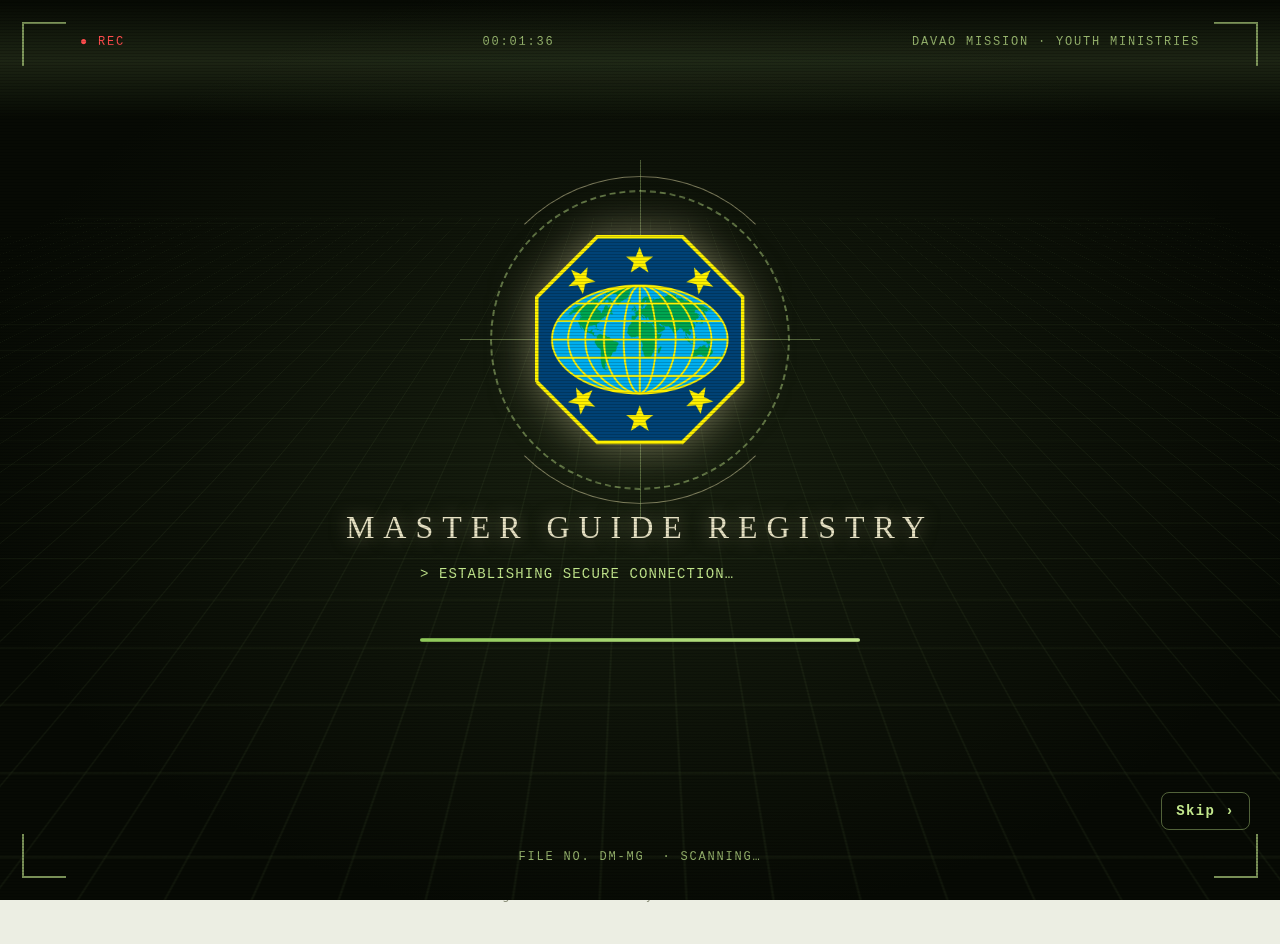
<file: preview/index.html>
<!doctype html>
<html lang="en">
<head>
<meta charset="utf-8">
<base href="/">
<meta name="robots" content="noindex">
<meta name="viewport" content="width=device-width,initial-scale=1">
<meta name="google-site-verification" content="IA6B87Tx98Y3Z_kCjqL4ItGLkqkv0ZrpoFy3AS0j8bM" />
<title>PREVIEW · Davao Mission Master Guides</title>
<meta name="description" content="Official registry of Master Guides in Davao Mission: invested Master Guides, progress, clusters, churches, announcements and upcoming activities. Owned by the Davao Mission Master Guide Club.">
<link rel="canonical" href="https://davaomissionmasterguide.github.io/">
<meta property="og:type" content="website">
<meta property="og:site_name" content="Davao Mission Master Guides">
<meta property="og:title" content="Davao Mission Master Guides – Registry">
<meta property="og:description" content="Invested Master Guides, progress, announcements and upcoming activities of Davao Mission.">
<meta property="og:url" content="https://davaomissionmasterguide.github.io/">
<meta property="og:image" content="https://davaomissionmasterguide.github.io/brand/social-preview.png">
<meta name="twitter:card" content="summary_large_image">
<link rel="icon" href="favicon.png">
<link rel="apple-touch-icon" href="system-mark-192.png">
<link rel="stylesheet" href="style.css?v=12">
<script src="config.js?v=9"></script>
</head>
<body class="public">
<!-- ===== 5-second "classified file" intro ===== -->
<div id="intro" aria-hidden="true">
  <div class="i-grid"></div>
  <div class="i-scan"></div>
  <div class="i-corner tl"></div><div class="i-corner tr"></div><div class="i-corner bl"></div><div class="i-corner br"></div>
  <div class="i-top"><span>● REC</span><span id="iClock">00:00:00</span><span>DAVAO MISSION · YOUTH MINISTRIES</span></div>
  <div class="i-center">
    <div class="i-target">
      <div class="i-ring r1"></div><div class="i-ring r2"></div><div class="i-cross"></div>
      <div class="i-logo"><img class="mg-logo" alt=""></div>
    </div>
    <div class="i-title">MASTER GUIDE REGISTRY</div>
    <div class="i-type" id="iType"></div>
    <div class="i-bar"><span></span></div>
    <div class="i-granted">ACCESS GRANTED</div>
  </div>
  <div class="i-bottom">FILE NO. DM-MG &nbsp;·&nbsp; <span id="iCount">SCANNING…</span></div>
  <button type="button" id="iSkip">Skip ›</button>
</div>

<header class="hero">
  <div class="wrap hero-row">
    <img class="hero-logo" src="system-mark.svg" alt="Master Guide Registry logo">
    <div class="hero-text">
      <div class="eyebrow">Davao Mission</div>
      <h1 id="title">Master Guide Registry</h1>
      <p id="subtitle">Master Guide Progress &amp; Investiture Registry</p>
    </div>
  </div>
</header>

<main class="wrap">
  <!-- KPIs -->
  <section class="kpis" id="kpis">
    <div class="kpi"><span class="k-label">Loading…</span><b>—</b></div>
  </section>

  <div class="notice preview-bar"><b>Preview</b> — this is a test version of the home page with the map replaced. The live site is not changed. <a id="pvToggle" href="preview/?demo">Show with sample data</a></div>

  <!-- Newest Master Guides -->
  <section class="section" id="newest" hidden>
    <div class="sec-head"><h2>Our newest Master Guides</h2><span class="muted small">Most recently invested</span></div>
    <div class="nw-list" id="newList"></div>
  </section>

  <!-- Bulletin board -->
  <section class="section" id="bulletin" hidden>
    <div class="sec-head"><h2>Bulletin board</h2><div class="chips" id="bFilter" role="group" aria-label="Show posts for"></div></div>
    <div class="bulletin">
      <div class="panel"><h3>Announcements</h3><div class="b-list" id="bAnn"></div></div>
      <div class="panel"><h3>Upcoming activities</h3><div class="b-list" id="bEv"></div></div>
    </div>
  </section>

  <!-- Explore by cluster -->
  <section class="section" id="explore">
    <div class="sec-head"><h2>Explore by cluster</h2><span class="muted small">Click a cluster to see its districts and churches.</span></div>
    <div class="x-cards" id="xCards"></div>
    <div class="x-panel" id="xPanel" hidden></div>
  </section>

  <!-- Progress overview -->
  <section class="section">
    <div class="sec-head"><h2>Progress overview</h2></div>
    <div class="overview">
      <div class="panel">
        <h3>Progress pipeline <span class="muted small">· click a stage to filter</span></h3>
        <div class="funnel" id="stageFlow"></div>
      </div>
      <div class="panel">
        <h3>Invested per year</h3>
        <div class="years" id="years"></div>
      </div>
    </div>
  </section>

  <!-- Directory -->
  <section class="section" id="directory">
    <div class="sec-head"><h2>Master Guide directory</h2><button class="btn-link" id="clear" hidden>Clear filters</button></div>
    <div class="filters">
      <input id="q" type="search" placeholder="Search a name or church…" aria-label="Search">
      <select id="fCluster" aria-label="Cluster"></select>
      <select id="fDistrict" aria-label="District"></select>
      <select id="fChurch" aria-label="Church"></select>
      <select id="fStage" aria-label="Stage"></select>
      <select id="fSort" aria-label="Sort">
        <option value="name">Sort: Name A–Z</option>
        <option value="progress">Sort: Most progress</option>
        <option value="invested">Sort: Recently invested</option>
      </select>
    </div>
    <div id="demo" class="notice" hidden>Showing <b>sample data</b> only. Put your Web App URL in <code>config.js</code> to show the real registry.</div>
    <div class="result-meta"><span id="meta"></span></div>
    <div id="list" class="cards"><div class="empty">Loading the registry…</div></div>
    <nav id="pager" class="pager"></nav>
  </section>
</main>

<footer class="foot"><span id="updated"></span> · <a href="profile.html">Master Guide: My Profile</a> · <a href="admin.html">Coordinator sign in</a><div class="credit">© 2026 All rights reserved · Owned by Davao Mission Master Guide Club</div></footer>

<dialog id="dlg"></dialog>

<script>
(function () {
  const C = window.MG_CONFIG || {};
  const PER = 24;
  const DEFAULT_VIEW = [7.2, 125.6], DEFAULT_ZOOM = 8;   // Davao Region
  const $ = s => document.querySelector(s);
  const esc = s => String(s == null ? '' : s).replace(/[&<>"']/g, c => ({ '&': '&amp;', '<': '&lt;', '>': '&gt;', '"': '&quot;', "'": '&#39;' }[c]));
  const fmt = n => Number(n).toLocaleString('en-PH');
  const uniq = arr => Array.from(new Set(arr.filter(Boolean))).sort((a, b) => a.localeCompare(b));
  let D = null, people = [], filtered = [], page = 1;
  const drill = { cl: '', di: '', ch: '' };

  /* ---------- logo ---------- */
  const FALLBACK_LOGO = 'data:image/svg+xml,' + encodeURIComponent('<svg xmlns="http://www.w3.org/2000/svg" viewBox="0 0 200 200"><circle cx="100" cy="100" r="94" fill="#3a4724"/><text x="100" y="122" text-anchor="middle" font-family="Georgia,serif" font-size="64" font-weight="700" fill="#e7e2c4">MG</text></svg>');
  document.querySelectorAll('img.mg-logo').forEach(img => {
    img.onerror = () => { img.onerror = null; img.src = FALLBACK_LOGO; };
    img.src = (C.LOGO || 'logo.png') + '?v=' + (C.VERSION || 1);
  });

  /* ---------- 5-second intro ---------- */
  (function intro() {
    const el = $('#intro');
    if (!el) return;
    if (/[?&]nointro\b/.test(location.search)) { el.remove(); return; }
    document.body.classList.add('intro-on');
    const reduce = window.matchMedia && matchMedia('(prefers-reduced-motion: reduce)').matches;
    let finished = false;
    const done = () => {
      if (finished) return; finished = true;
      el.classList.add('out'); document.body.classList.remove('intro-on');
      setTimeout(() => { el.remove(); if (window.__map) window.__map.invalidateSize(); }, 800);
    };
    const t0 = Date.now(), clock = setInterval(() => {
      const ms = Date.now() - t0;
      $('#iClock').textContent = '00:' + String(Math.floor(ms / 1000)).padStart(2, '0') + ':' + String(Math.floor(ms % 1000 / 10)).padStart(2, '0');
      if (finished) clearInterval(clock);
    }, 40);
    const lines = ['> ESTABLISHING SECURE CONNECTION…', '> DECRYPTING MASTER GUIDE FILES…', '> VERIFYING INVESTITURE RECORDS…'];
    let li = 0, ci = 0, cur = null;
    const type = () => {
      if (finished || li >= lines.length) return;
      if (!cur) { cur = document.createElement('div'); $('#iType').appendChild(cur); }
      cur.textContent = lines[li].slice(0, ++ci);
      if (ci >= lines[li].length) { li++; ci = 0; cur = null; setTimeout(type, 260); } else setTimeout(type, 24);
    };
    setTimeout(type, reduce ? 0 : 500);
    window.__introCount = n => { const c = $('#iCount'); if (c) c.textContent = Number(n).toLocaleString('en-PH') + ' RECORDS LOCATED'; };
    setTimeout(() => el.classList.add('granted'), reduce ? 700 : 3900);
    setTimeout(done, reduce ? 1400 : 5000);
    $('#iSkip').onclick = done;
    document.addEventListener('keydown', e => { if (e.key === 'Escape' || e.key === 'Enter' || e.key === ' ') done(); }, { once: true });
  })();

  function fmtDate(d) {
    if (!d) return '';
    const p = String(d).split('-').map(Number);
    if (p.length !== 3 || !p[0]) return d;
    return new Date(p[0], p[1] - 1, p[2]).toLocaleDateString('en-PH', { year: 'numeric', month: 'short', day: 'numeric' });
  }

  async function load() {
    try {
      const demo = /[?&]demo\b/.test(location.search);
      if (demo) { $('#pvToggle').textContent = 'Show real data'; $('#pvToggle').href = 'preview/'; }
      if (C.API_URL && !demo) {
        const r = await fetch(C.API_URL + (C.API_URL.indexOf('?') < 0 ? '?' : '&') + 'action=public');
        D = await r.json();
        if (!D.ok) throw new Error(D.error || 'Failed to load');
      } else {
        D = demoData();
        $('#demo').hidden = false;
      }
      D.places = D.places || [];
      init();
    } catch (e) {
      console.error(e);
      $('#kpis').innerHTML = '';
      $('#list').innerHTML = '<div class="empty">Sorry, the registry could not be loaded right now. Please refresh the page or try again later.</div>';
    }
  }

  function init() {
    if (D.title) { $('#title').textContent = D.title; document.title = D.title; }
    if (D.subtitle !== undefined) $('#subtitle').textContent = D.subtitle;
    $('#updated').textContent = D.updated ? 'Updated ' + D.updated : '';
    const N = D.stages.length, idx = {};
    D.stages.forEach((s, i) => idx[s.id] = i);
    people = D.members.map(m => {
      const si = idx[m.st] !== undefined ? idx[m.st] : -1;
      return Object.assign({}, m, {
        si: si, pct: N && si >= 0 ? Math.round((si + 1) / N * 100) : 0, invested: N > 0 && si === N - 1,
        stageName: si >= 0 ? D.stages[si].name : '—', key: (m.n + ' ' + m.ch + ' ' + m.di + ' ' + m.cl).toLowerCase()
      });
    });
    renderKpis(); renderPipeline(); renderYears(); renderBulletin();
    renderNewest();
    fillFilters();
    ['#q', '#fCluster', '#fDistrict', '#fChurch', '#fStage', '#fSort'].forEach(id => {
      $(id).addEventListener(id === '#q' ? 'input' : 'change', () => {
        if (id === '#fCluster') { $('#fDistrict').value = ''; $('#fChurch').value = ''; }
        if (id === '#fDistrict') $('#fChurch').value = '';
        if (id === '#fCluster' || id === '#fDistrict') fillPlaces();
        if (id === '#fCluster' || id === '#fDistrict' || id === '#fChurch') setDrill($('#fCluster').value, $('#fDistrict').value, $('#fChurch').value, { fromFilters: true });
        page = 1; apply();
      });
    });
    $('#clear').onclick = () => { $('#q').value = ''; $('#fStage').value = ''; setDrill('', '', ''); };
    setDrill('', '', '', { noFit: false });
    if (window.__introCount) window.__introCount(people.length);
  }

  /* ---------- KPIs ---------- */
  function renderKpis() {
    const total = people.length, inv = people.filter(p => p.invested).length, rate = total ? Math.round(inv / total * 100) : 0;
    const churches = uniq(people.map(p => p.cl + '|' + p.di + '|' + p.ch)).length;
    $('#kpis').innerHTML =
      kpi('Master Guides listed', fmt(total), 'in ' + fmt(D.clusters.length) + ' clusters · ' + fmt(churches) + ' churches') +
      kpi('Invested', fmt(inv), 'completed the full program', 'accent') +
      kpi('In progress', fmt(total - inv), 'still working on requirements') +
      '<div class="kpi kpi-ring"><div><span class="k-label">Investiture rate</span><b>' + rate + '%</b><small>of all listed</small></div>' + ring(rate, 64) + '</div>';
  }
  const kpi = (l, v, sub, cls) => '<div class="kpi ' + (cls || '') + '"><span class="k-label">' + l + '</span><b>' + v + '</b><small>' + sub + '</small></div>';
  function ring(pct, size) {
    const r = size / 2 - 6, c = 2 * Math.PI * r;
    return '<svg class="ring" width="' + size + '" height="' + size + '" viewBox="0 0 ' + size + ' ' + size + '"><circle cx="' + size / 2 + '" cy="' + size / 2 + '" r="' + r + '" class="r-bg"/>' +
      '<circle cx="' + size / 2 + '" cy="' + size / 2 + '" r="' + r + '" class="r-fg" stroke-dasharray="' + (pct / 100 * c) + ' ' + c + '" transform="rotate(-90 ' + size / 2 + ' ' + size / 2 + ')"/></svg>';
  }

  /* ---------- pipeline & years ---------- */
  function renderPipeline() {
    const counts = D.stages.map((s, i) => people.filter(p => p.si === i).length), maxC = Math.max(1, ...counts);
    $('#stageFlow').innerHTML = D.stages.map((s, i) => {
      const last = i === D.stages.length - 1;
      return '<button class="stage-chip" data-stage="' + esc(s.id) + '"><span class="f-label">' + (i + 1) + '. ' + esc(s.name) + '</span>' +
        '<span class="f-track"><span class="f-fill' + (last ? ' done' : '') + '" style="width:' + Math.max(2, counts[i] / maxC * 100) + '%"></span></span><b>' + fmt(counts[i]) + '</b></button>';
    }).join('') || '<span class="muted">No stages yet.</span>';
    $('#stageFlow').onclick = e => {
      const b = e.target.closest('.stage-chip'); if (!b) return;
      $('#fStage').value = $('#fStage').value === b.dataset.stage ? '' : b.dataset.stage;
      page = 1; apply(); $('#directory').scrollIntoView({ behavior: 'smooth' });
    };
  }
  function renderYears() {
    const byYear = {};
    people.forEach(p => { if (p.invested && /^\d{4}/.test(p.inv || '')) { const y = p.inv.slice(0, 4); byYear[y] = (byYear[y] || 0) + 1; } });
    const yrs = Object.keys(byYear).sort().slice(-8), maxY = Math.max(1, ...yrs.map(y => byYear[y]));
    $('#years').innerHTML = yrs.length ? yrs.map(y => '<div class="ycol" title="' + y + ': ' + byYear[y] + ' invested"><b>' + fmt(byYear[y]) + '</b>' +
      '<span class="ybar" style="height:' + Math.max(4, byYear[y] / maxY * 100) + '%"></span><small>' + y + '</small></div>').join('')
      : '<span class="muted small">No investiture dates recorded yet.</span>';
  }


  /* ---------- bulletin board ---------- */
  const B = { posts: [], filter: '', showAllA: false, showAllE: false };
  const linkify = t => esc(t).replace(/(https?:\/\/[^\s<]+)/g, '<a href="$1" target="_blank" rel="noopener">$1</a>').replace(/\n/g, '<br>');
  const MON = ['JAN', 'FEB', 'MAR', 'APR', 'MAY', 'JUN', 'JUL', 'AUG', 'SEP', 'OCT', 'NOV', 'DEC'];
  function evWhen(p) {
    const f = d => { const x = String(d).split('-').map(Number); return new Date(x[0], x[1] - 1, x[2]).toLocaleDateString('en-PH', { weekday: 'short', month: 'short', day: 'numeric', year: 'numeric' }); };
    return f(p.eventDate) + (p.eventEnd && p.eventEnd !== p.eventDate ? ' – ' + f(p.eventEnd) : '') + (p.eventTime ? ' · ' + p.eventTime : '');
  }
  const scopeTag = p => p.scope === 'general' ? '<span class="pill gold">General</span>' : '<span class="pill">' + esc(p.scope) + '</span>';
  function postCard(p) {
    if (p.kind === 'event') {
      const x = String(p.eventDate).split('-').map(Number);
      return '<button class="b-item b-ev" data-pid="' + esc(p.id) + '"><span class="b-date"><small>' + MON[x[1] - 1] + '</small><b>' + x[2] + '</b></span><span class="b-txt">' +
        '<span class="b-tags">' + scopeTag(p) + (p.pinned ? '<span class="pill done">Pinned</span>' : '') + '</span><b class="b-title">' + esc(p.title) + '</b>' +
        '<small class="muted">' + esc(evWhen(p)) + (p.venue ? ' · ' + esc(p.venue) : '') + '</small></span></button>';
    }
    return '<button class="b-item" data-pid="' + esc(p.id) + '"><span class="b-txt"><span class="b-tags">' + scopeTag(p) + (p.pinned ? '<span class="pill done">Pinned</span>' : '') +
      '<small class="muted">' + esc(String(p.createdAt).slice(0, 10)) + '</small></span><b class="b-title">' + esc(p.title) + '</b>' +
      (p.body ? '<span class="b-body">' + esc(p.body.length > 140 ? p.body.slice(0, 140) + '…' : p.body) + '</span>' : '') + '</span></button>';
  }
  function sortPosts(list) {
    const ann = list.filter(p => p.kind !== 'event').sort((a, b) => (!!b.pinned - !!a.pinned) || String(b.createdAt).localeCompare(String(a.createdAt)));
    const ev = list.filter(p => p.kind === 'event').sort((a, b) => (!!b.pinned - !!a.pinned) || String(a.eventDate).localeCompare(String(b.eventDate)));
    return { ann: ann, ev: ev };
  }
  function openPost(p, dlg) {
    dlg.innerHTML = '<div class="modal-head"><h2>' + esc(p.title) + '</h2><button class="x" aria-label="Close">×</button></div><div class="modal-body">' +
      '<div class="b-tags" style="margin-bottom:10px">' + scopeTag(p) + '<span class="pill">' + (p.kind === 'event' ? 'Activity' : 'Announcement') + '</span></div>' +
      (p.kind === 'event' ? '<dl class="info"><dt>When</dt><dd>' + esc(evWhen(p)) + '</dd>' + (p.venue ? '<dt>Where</dt><dd>' + esc(p.venue) + '</dd>' : '') + '</dl>' : '') +
      (p.body ? '<div class="b-full">' + linkify(p.body) + '</div>' : '') +
      '<p class="small muted" style="margin-top:14px">Posted by ' + esc(p.authorName || '') + ' · ' + esc(p.createdAt) + '</p>' +
      '<div class="toolbar" style="margin:10px 0 0">' + (p.link ? '<a class="btn btn-primary" href="' + esc(p.link) + '" target="_blank" rel="noopener">' + (p.kind === 'event' ? 'Register / More info' : 'Open link') + ' ↗</a>' : '') +
      '<button type="button" id="bShare">Share</button></div></div>';
    dlg.querySelector('.x').onclick = () => dlg.close();
    dlg.querySelector('#bShare').onclick = async () => {
      const page = location.href.split(/[?#]/)[0].replace(/[^/]*$/, '');
      const text = p.title + (p.kind === 'event' ? '\n📅 ' + evWhen(p) + (p.venue ? '\n📍 ' + p.venue : '') : '') + (p.body ? '\n\n' + p.body : '') + (p.link ? '\n\n' + p.link : '') + '\n\n' + page;
      try { if (navigator.share) { await navigator.share({ title: p.title, text: text }); return; } } catch (e) { return; }
      try { await navigator.clipboard.writeText(text); dlg.querySelector('#bShare').textContent = 'Copied! Paste it in Facebook or Messenger'; }
      catch (e) { prompt('Copy this text:', text); }
    };
    if (!dlg.open) dlg.showModal();
  }

  function renderBulletin() {
    B.posts = D.posts || [];
    $('#bulletin').hidden = !B.posts.length;
    if (!B.posts.length) return;
    const scopes = Array.from(new Set(B.posts.filter(p => p.scope !== 'general').map(p => p.scope))).sort();
    $('#bFilter').innerHTML = [['', 'All'], ['general', 'General']].concat(scopes.map(c => [c, c])).map(x => '<button class="chip' + (B.filter === x[0] ? ' on' : '') + '" data-f="' + esc(x[0]) + '">' + esc(x[1]) + '</button>').join('');
    const list = B.posts.filter(p => !B.filter || p.scope === B.filter), S2 = sortPosts(list);
    const block = (arr, all, key, empty) => (arr.length ? (all ? arr : arr.slice(0, 4)).map(postCard).join('') : '<p class="muted small">' + empty + '</p>') +
      (arr.length > 4 ? '<button class="btn-link b-more" data-more="' + key + '">' + (all ? 'Show less' : 'Show all ' + arr.length) + '</button>' : '');
    $('#bAnn').innerHTML = block(S2.ann, B.showAllA, 'A', 'No announcements right now.');
    $('#bEv').innerHTML = block(S2.ev, B.showAllE, 'E', 'No upcoming activities.');
  }
  $('#bulletin').addEventListener('click', e => {
    const f = e.target.closest('[data-f]'), m = e.target.closest('[data-more]'), it = e.target.closest('[data-pid]');
    if (f) { B.filter = f.dataset.f; renderBulletin(); }
    if (m) { if (m.dataset.more === 'A') B.showAllA = !B.showAllA; else B.showAllE = !B.showAllE; renderBulletin(); }
    if (it) openPost(B.posts.find(p => p.id === it.dataset.pid), $('#dlg'));
  });

  /* ---------- explore by cluster ---------- */
  const stats = list => { const t = list.length, i = list.filter(p => p.invested).length; return { t: t, i: i, pct: t ? Math.round(i / t * 100) : 0 }; };
  const $$ = s => Array.from(document.querySelectorAll(s));
  function setDrill(cl, di, ch, opt) {
    opt = opt || {};
    drill.cl = cl || ''; drill.di = drill.cl ? (di || '') : ''; drill.ch = drill.di ? (ch || '') : '';
    if (!opt.fromFilters) {
      $('#fCluster').value = drill.cl; fillPlaces();
      $('#fDistrict').value = drill.di; fillPlaces();
      $('#fChurch').value = drill.ch;
      page = 1; apply();
    }
    renderExplorer();
  }
  function renderExplorer() {
    const clusters = uniq(D.clusters.concat(people.map(p => p.cl)));
    $('#xCards').innerHTML = clusters.map(cl => {
      const st = stats(people.filter(p => p.cl === cl));
      return '<button class="x-card' + (drill.cl === cl ? ' on' : '') + '" data-cl="' + esc(cl) + '"><span class="x-txt"><span class="k-label">Cluster</span><b>' + esc(cl) + '</b>' +
        '<small><b>' + fmt(st.i) + '</b> invested of ' + fmt(st.t) + '</small></span><span class="x-ring">' + ring(st.pct, 60) + '<i>' + st.pct + '%</i></span></button>';
    }).join('') || '<p class="muted">No clusters yet.</p>';
    const panel = $('#xPanel');
    if (!drill.cl) { panel.hidden = true; return; }
    const inC = people.filter(p => p.cl === drill.cl), pl = (D.places || []).filter(p => p.cl === drill.cl);
    const dists = uniq(inC.map(p => p.di).concat(pl.map(p => p.di)));
    const nCh = uniq(inC.map(p => p.di + '|' + p.ch).concat(pl.filter(p => p.ch).map(p => p.di + '|' + p.ch))).length;
    panel.hidden = false;
    panel.innerHTML = '<div class="x-head"><span><b>' + esc(drill.cl) + '</b> · ' + dists.length + ' district' + (dists.length === 1 ? '' : 's') + ' · ' + nCh + ' church' + (nCh === 1 ? '' : 'es') + '</span><button class="btn-link" data-close>Close ✕</button></div>' +
      (dists.length ? '<div class="x-dists">' + dists.map(di => {
        const L = inC.filter(p => p.di === di), st = stats(L);
        const chs = uniq(L.map(p => p.ch).concat(pl.filter(p => p.di === di).map(p => p.ch)));
        return '<div class="x-dist' + (drill.di === di ? ' on' : '') + '"><button class="x-dname" data-di="' + esc(di) + '"><b>' + esc(di) + '</b><span>' + fmt(st.i) + ' / ' + fmt(st.t) + '</span></button>' +
          '<div class="x-bar"><span style="width:' + st.pct + '%"></span></div><div class="x-chs">' +
          chs.map(ch => '<button class="x-ch' + (drill.di === di && drill.ch === ch ? ' on' : '') + '" data-di="' + esc(di) + '" data-ch="' + esc(ch) + '">' + esc(ch) + ' <b>' + fmt(L.filter(p => p.ch === ch).length) + '</b></button>').join('') + '</div></div>';
      }).join('') + '</div>' : '<p class="muted small">No districts recorded yet.</p>') +
      '<p class="small muted" style="margin:0">Click a district or a church to list its Master Guides in the directory below.</p>';
  }
  $('#explore').addEventListener('click', e => {
    const x = e.target.closest('[data-close]'), c = e.target.closest('[data-cl]'), ch = e.target.closest('[data-ch]'), di = e.target.closest('[data-di]');
    if (x) return setDrill('', '', '');
    if (c) return setDrill(drill.cl === c.dataset.cl && !drill.di ? '' : c.dataset.cl, '', '');
    if (ch) { setDrill(drill.cl, ch.dataset.di, ch.dataset.ch); $('#directory').scrollIntoView({ behavior: 'smooth' }); return; }
    if (di) setDrill(drill.cl, drill.di === di.dataset.di && !drill.ch ? '' : di.dataset.di, '');
  });

  /* ---------- newest Master Guides ---------- */
  function renderNewest() {
    const list = people.filter(p => p.invested && p.inv).sort((a, b) => b.inv.localeCompare(a.inv) || a.n.localeCompare(b.n)).slice(0, 4);
    $('#newest').hidden = !list.length;
    $('#newList').innerHTML = list.map(p => {
      const w = p.n.replace(/[^A-Za-zÀ-ÿ ]/g, ' ').split(/\s+/).filter(x => x.length > 1);
      const ini = ((w[0] || '?')[0] + (w.length > 1 ? w[w.length - 1][0] : '')).toUpperCase();
      return '<div class="nw"><span class="nw-av">' + esc(ini) + '</span><span class="nw-t"><b>' + esc(p.n) + '</b><small>' + esc([p.ch, p.cl].filter(Boolean).join(' · ')) + '</small><em>Invested ' + esc(fmtDate(p.inv)) + '</em></span></div>';
    }).join('');
  }

  /* ---------- directory ---------- */
  function opts(list, all) { return '<option value="">' + all + '</option>' + list.map(v => '<option>' + esc(v) + '</option>').join(''); }
  function fillFilters() {
    $('#fCluster').innerHTML = opts(uniq(D.clusters.concat(people.map(p => p.cl))), 'All clusters');
    $('#fStage').innerHTML = '<option value="">All stages</option>' + D.stages.map(s => '<option value="' + esc(s.id) + '">' + esc(s.name) + '</option>').join('');
    fillPlaces();
  }
  function fillPlaces() {
    const c = $('#fCluster').value, d = $('#fDistrict').value, ch = $('#fChurch').value;
    const inC = people.filter(p => !c || p.cl === c);
    $('#fDistrict').innerHTML = opts(uniq(inC.map(p => p.di)), 'All districts');
    $('#fDistrict').value = d;
    const inD = inC.filter(p => !$('#fDistrict').value || p.di === $('#fDistrict').value);
    $('#fChurch').innerHTML = opts(uniq(inD.map(p => p.ch)), 'All churches');
    $('#fChurch').value = ch;
  }

  function apply() {
    const q = $('#q').value.trim().toLowerCase();
    const c = $('#fCluster').value, d = $('#fDistrict').value, ch = $('#fChurch').value, st = $('#fStage').value;
    const words = q.split(/\s+/).filter(Boolean);
    filtered = people.filter(p => (!c || p.cl === c) && (!d || p.di === d) && (!ch || p.ch === ch) && (!st || p.st === st) && words.every(w => p.key.indexOf(w) >= 0));
    const sort = $('#fSort').value;
    filtered.sort((a, b) => {
      if (sort === 'progress') return b.pct - a.pct || a.n.localeCompare(b.n);
      if (sort === 'invested') return (b.inv || '').localeCompare(a.inv || '') || a.n.localeCompare(b.n);
      return a.n.localeCompare(b.n);
    });
    $$('.stage-chip').forEach(b => b.classList.toggle('active', b.dataset.stage === st));
    $('#clear').hidden = !(q || c || d || ch || st);
    render();
  }

  function render() {
    const pages = Math.max(1, Math.ceil(filtered.length / PER));
    if (page > pages) page = pages;
    const slice = filtered.slice((page - 1) * PER, page * PER);
    $('#meta').textContent = filtered.length ? 'Showing ' + fmt((page - 1) * PER + 1) + '–' + fmt((page - 1) * PER + slice.length) + ' of ' + fmt(filtered.length) + ' Master Guide' + (filtered.length === 1 ? '' : 's') : '';
    $('#list').innerHTML = slice.length ? slice.map((p, i) => card(p, (page - 1) * PER + i)).join('') : '<div class="empty">No Master Guide matches your search.</div>';
    $('#pager').innerHTML = pages > 1 ? pager(pages) : '';
  }
  function card(p, i) {
    const docs = D.showDocCount && D.docsTotal ? '<span>Documents ' + (p.dc || 0) + '/' + D.docsTotal + '</span>' : '<span></span>';
    return '<article class="card ' + (p.invested ? 'invested' : '') + '" data-i="' + i + '" tabindex="0">' +
      '<div class="card-top"><h3>' + esc(p.n) + '</h3>' + (p.invested ? '<span class="pill done">Invested</span>' : '') + '</div>' +
      '<div class="where">' + esc([p.ch, p.di].filter(Boolean).join(' · ') || '—') + '<br>' + esc(p.cl) + '</div>' +
      '<div class="progress ' + (p.invested ? 'done' : '') + '"><span style="width:' + p.pct + '%"></span></div>' +
      '<div class="meta"><span class="pill ' + (p.invested ? 'done' : '') + '">' + esc(p.stageName) + '</span><b>' + p.pct + '%</b></div>' +
      '<div class="meta">' + docs + '<span>' + (p.inv ? 'Invested ' + esc(fmtDate(p.inv)) : '') + '</span></div></article>';
  }
  function pager(pages) {
    const out = [], add = (n, label) => out.push('<button data-p="' + n + '" class="' + (n === page ? 'on' : '') + '">' + (label || n) + '</button>');
    if (page > 1) add(page - 1, '‹ Prev');
    const lo = Math.max(1, page - 2), hi = Math.min(pages, page + 2);
    if (lo > 1) { add(1); if (lo > 2) out.push('<span class="muted">…</span>'); }
    for (let n = lo; n <= hi; n++) add(n);
    if (hi < pages) { if (hi < pages - 1) out.push('<span class="muted">…</span>'); add(pages); }
    if (page < pages) add(page + 1, 'Next ›');
    return out.join('');
  }
  $('#pager').onclick = e => { const b = e.target.closest('button[data-p]'); if (!b) return; page = Number(b.dataset.p); render(); $('#directory').scrollIntoView({ behavior: 'smooth' }); };

  function openCard(el) {
    const p = filtered[Number(el.dataset.i)]; if (!p) return;
    const steps = D.stages.map((s, i) => {
      const cls = (i < p.si || (p.invested && i === p.si)) ? 'done' : (i === p.si ? 'current' : '');
      return '<li class="' + cls + (i === D.stages.length - 1 ? ' final' : '') + '"><span class="dot">' + (cls === 'done' ? '✓' : i + 1) + '</span>' + esc(s.name) + '</li>';
    }).join('');
    const dlg = $('#dlg');
    dlg.innerHTML = '<div class="modal-head"><h2>' + esc(p.n) + '</h2><button class="x" aria-label="Close">×</button></div><div class="modal-body">' +
      '<div class="progress ' + (p.invested ? 'done' : '') + '"><span style="width:' + p.pct + '%"></span></div>' +
      '<div style="display:flex;justify-content:space-between;margin-top:6px;font-size:14px"><span class="pill ' + (p.invested ? 'done' : '') + '">' + esc(p.stageName) + '</span><b>' + p.pct + '% complete</b></div>' +
      '<dl class="info"><dt>Church</dt><dd>' + esc(p.ch || '—') + '</dd><dt>District</dt><dd>' + esc(p.di || '—') + '</dd><dt>Cluster</dt><dd>' + esc(p.cl || '—') + '</dd>' +
      '<dt>Date of training</dt><dd>' + esc(fmtDate(p.td) || '—') + '</dd><dt>Date invested</dt><dd>' + esc(fmtDate(p.inv) || '—') + '</dd>' +
      (D.showDocCount && D.docsTotal ? '<dt>Documents</dt><dd>' + (p.dc || 0) + ' of ' + D.docsTotal + ' submitted</dd>' : '') +
      '</dl><h3 style="font-size:14px">Progress</h3><ol class="steps">' + steps + '</ol></div>';
    dlg.querySelector('.x').onclick = () => dlg.close();
    dlg.showModal();
  }
  $('#list').addEventListener('click', e => { const c = e.target.closest('.card'); if (c) openCard(c); });
  $('#list').addEventListener('keydown', e => { if (e.key === 'Enter') { const c = e.target.closest('.card'); if (c) openCard(c); } });
  $('#dlg').addEventListener('click', e => { if (e.target.id === 'dlg') e.target.close(); });

  /* ---------- sample data (only when API_URL is empty) ---------- */
  function demoData() {
    const stages = ['Enrolled', 'In Training', 'Requirements Complete', 'Approved for Investiture', 'Invested'].map((n, i) => ({ id: 'S' + i, name: n }));
    const geo = {
      'Cluster 1': { at: [7.07, 125.61], d: { 'North District': ['Riverside Church', 'Hillcrest Church', 'Pinecrest Church'], 'East District': ['Sunrise Church', 'Maple Church'] } },
      'Cluster 2': { at: [7.45, 125.80], d: { 'Central District': ['Central Church', 'Garden Church'], 'West District': ['Lakeview Church', 'Cedar Church', 'Valley Church'] } },
      'Cluster 3': { at: [6.75, 125.36], d: { 'Coastal District': ['Seaside Church', 'Harbor Church'], 'Island District': ['Palm Church', 'Bayview Church'] } }
    };
    let seed = 7; const rnd = n => { seed = (seed * 9301 + 49297) % 233280; return Math.floor(seed / 233280 * n); };
    const places = [], list = [];
    Object.keys(geo).forEach(cl => Object.keys(geo[cl].d).forEach((di, j) => geo[cl].d[di].forEach((ch, k) => {
      const lat = geo[cl].at[0] + (j ? .09 : -.09) + (k - 1) * .035, lng = geo[cl].at[1] + (j ? .1 : -.1) + (k % 2 ? .04 : -.03);
      places.push({ t: 'church', cl: cl, di: di, ch: ch, lat: lat, lng: lng }); list.push([cl, di, ch]);
    })));
    const first = ['Maria', 'Jose', 'Ana', 'Mark', 'Grace', 'John', 'Joy', 'Paul', 'Ruth', 'Daniel', 'Faith', 'Samuel', 'Hope', 'David', 'Esther', 'Joel', 'Mercy', 'Caleb'];
    const last = ['Santos', 'Reyes', 'Cruz', 'Bautista', 'Garcia', 'Mendoza', 'Torres', 'Flores', 'Ramos', 'Villanueva', 'Castillo', 'Navarro', 'Aquino', 'Lim'];
    const members = [];
    for (let i = 0; i < 160; i++) {
      const w = list[rnd(list.length)], si = rnd(10) < 4 ? 4 : rnd(4), yr = 2019 + rnd(6);
      members.push({ n: first[rnd(first.length)] + ' ' + String.fromCharCode(65 + rnd(26)) + '. ' + last[rnd(last.length)], cl: w[0], di: w[1], ch: w[2],
        td: yr + '-0' + (1 + rnd(9)) + '-1' + rnd(9), inv: si === 4 ? (yr + 1) + '-0' + (1 + rnd(9)) + '-2' + rnd(8) : '', st: 'S' + si, dc: si === 4 ? 6 : Math.min(6, si + rnd(3)) });
    }
    const dd = n => { const x = new Date(); x.setDate(x.getDate() + n); return x.getFullYear() + '-' + String(x.getMonth() + 1).padStart(2, '0') + '-' + String(x.getDate()).padStart(2, '0'); };
    const posts = [
      { id: 'p1', kind: 'announcement', scope: 'general', title: 'Submit your Master Guide requirements', body: 'All candidates for this year\'s investiture, please submit your complete requirements to your Cluster Coordinator.', pinned: true, createdAt: dd(-2) + ' 09:00', authorName: 'Master Guide Director' },
      { id: 'p2', kind: 'event', scope: 'general', title: 'Mission-wide Master Guide Investiture', eventDate: dd(21), eventTime: '8:00 AM', venue: 'Mission Office', body: 'Sample activity.', pinned: false, createdAt: dd(-1) + ' 10:00', authorName: 'Master Guide Director' },
      { id: 'p3', kind: 'event', scope: 'Cluster 2', title: 'CMT Basic Staff Training', eventDate: dd(9), eventEnd: dd(10), venue: 'Central Church', body: 'Sample activity.', createdAt: dd(-3) + ' 14:00', authorName: 'Cluster 2 Coordinator' },
      { id: 'p4', kind: 'announcement', scope: 'Cluster 1', title: 'Cluster meeting this Sabbath afternoon', body: 'Sample announcement.', createdAt: dd(-1) + ' 18:00', authorName: 'Cluster 1 Coordinator' }
    ];
    return { ok: true, title: 'Davao Mission Master Guides', subtitle: 'Master Guide Progress & Investiture Registry', showDocCount: true, docsTotal: 6, stages: stages, clusters: Object.keys(geo), members: members, places: places, posts: posts, updated: '' };
  }

  load();
})();
</script>
</body>
</html>
</file>
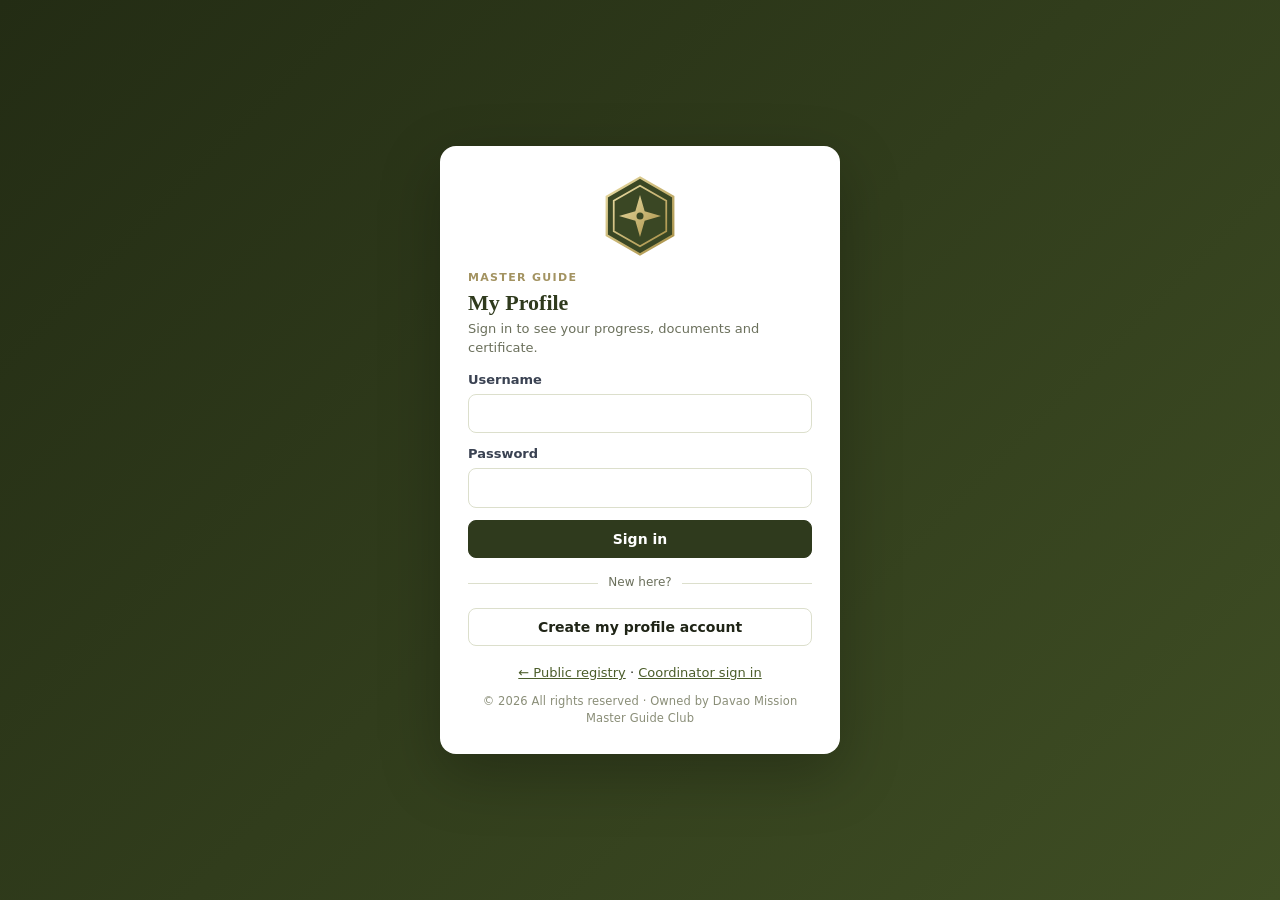
<file: profile.html>
<!doctype html>
<html lang="en">
<head>
<meta charset="utf-8">
<meta name="viewport" content="width=device-width,initial-scale=1">
<meta name="robots" content="noindex">
<title>My Profile · Master Guide Registry</title>
<link rel="icon" href="favicon.png">
<link rel="apple-touch-icon" href="system-mark-192.png">
<link rel="stylesheet" href="style.css?v=11">
<script src="config.js?v=9"></script>
</head>
<body class="admin profile">
<div id="app"><div class="login-wrap"><div class="login-card">Loading…</div></div></div>
<div id="toast"></div>

<script>
(function () {
  const C = window.MG_CONFIG || {};
  const $ = (s, el) => (el || document).querySelector(s);
  const esc = s => String(s == null ? '' : s).replace(/[&<>"']/g, c => ({ '&': '&amp;', '<': '&lt;', '>': '&gt;', '"': '&quot;', "'": '&#39;' }[c]));
  const S = { token: null, cfg: {}, pub: null, prof: null };
  const store = {
    get: k => { try { return sessionStorage.getItem(k); } catch (e) { return null; } },
    set: (k, v) => { try { v == null ? sessionStorage.removeItem(k) : sessionStorage.setItem(k, v); } catch (e) {} }
  };
  const LOGO = 'system-mark.svg';

  async function api(action, data) {
    if (!C.API_URL) throw new Error('The website is not connected yet.');
    let res;
    try { res = await fetch(C.API_URL, { method: 'POST', body: JSON.stringify(Object.assign({ action: action, token: S.token }, data || {})) }); }
    catch (e) { throw new Error('Cannot reach the server. Check your internet connection.'); }
    const j = await res.json().catch(() => { throw new Error('Unexpected server response.'); });
    if (!j.ok) { const err = new Error(j.error || 'Request failed'); err.code = j.error; throw err; }
    return j;
  }
  async function getJson(action) {
    const r = await fetch(C.API_URL + (C.API_URL.indexOf('?') < 0 ? '?' : '&') + 'action=' + action);
    return r.json();
  }
  function handleErr(e) {
    if (e && e.code === 'SESSION_EXPIRED') { toast('Your session expired. Please sign in again.', 'err'); signOut(true); return; }
    if (e && e.code === 'MUST_CHANGE_PASSWORD') { showChangePassword(); return; }
    toast((e && e.message) || String(e), 'err');
  }
  async function busy(btn, fn) {
    const label = btn ? btn.innerHTML : '';
    if (btn) { btn.disabled = true; btn.textContent = 'Please wait…'; }
    try { return await fn(); } catch (e) { handleErr(e); } finally { if (btn && btn.isConnected) { btn.disabled = false; btn.innerHTML = label; } }
  }
  function toast(msg, kind) {
    const d = document.createElement('div'); d.className = kind || ''; d.textContent = msg;
    $('#toast').appendChild(d); setTimeout(() => d.remove(), kind === 'err' ? 6000 : 3000);
  }
  function fmtDate(d) {
    if (!d) return '';
    const p = String(d).split('-').map(Number);
    if (p.length !== 3 || !p[0]) return d;
    return new Date(p[0], p[1] - 1, p[2]).toLocaleDateString('en-PH', { year: 'numeric', month: 'long', day: 'numeric' });
  }

  /* ---------------- start ---------------- */
  async function start() {
    if (!C.API_URL) { $('#app').innerHTML = card('<h1>Not connected yet</h1><p class="muted">The registry is not connected to its data yet.</p>'); return; }
    try { const j = await getJson('config'); if (j.ok) S.cfg = j; } catch (e) {}
    S.token = store.get('mg_token');
    if (S.token) {
      try { await loadProfile(); return; }
      catch (e) {
        if (e.code === 'MUST_CHANGE_PASSWORD') return showChangePassword();
        if (/not available/.test(e.message)) { location.href = 'admin.html'; return; }
        S.token = null; store.set('mg_token', null);
      }
    }
    showLogin();
  }
  const card = (inner, id) => '<div class="login-wrap"><' + (id ? 'form id="' + id + '"' : 'div') + ' class="login-card">' +
    '<img class="login-logo" src="' + LOGO + '" alt="" onerror="this.remove()">' + inner + '</' + (id ? 'form' : 'div') + '></div>';

  function showLogin(msg) {
    $('#app').innerHTML = card(
      '<div class="eyebrow">Master Guide</div><h1>My Profile</h1><p class="muted small" style="margin-top:4px">Sign in to see your progress, documents and certificate.</p>' +
      (msg ? '<div class="notice" style="margin-top:10px">' + msg + '</div>' : '') +
      '<div class="field"><label for="lu">Username</label><input id="lu" autocomplete="username" required autocapitalize="none"></div>' +
      '<div class="field"><label for="lp">Password</label><input id="lp" type="password" autocomplete="current-password" required></div>' +
      '<button class="btn-primary" style="width:100%;justify-content:center" id="lbtn">Sign in</button>' +
      (S.cfg.googleClientId ? '<div class="or">or</div><div id="gbtn"></div>' : '') +
      '<div class="or">New here?</div><button type="button" id="goSignup" style="width:100%;justify-content:center">Create my profile account</button>' +
      '<p class="small" style="text-align:center;margin:18px 0 0"><a href="index.html">← Public registry</a> · <a href="admin.html">Coordinator sign in</a></p><p class="credit">© 2026 All rights reserved · Owned by Davao Mission Master Guide Club</p>', 'loginForm');
    $('#loginForm').onsubmit = e => {
      e.preventDefault();
      busy($('#lbtn'), async () => afterLogin(await api('login', { username: $('#lu').value, password: $('#lp').value })));
    };
    $('#goSignup').onclick = showSignup;
    if (S.cfg.googleClientId) initGoogle();
  }

  function initGoogle() {
    const render = () => {
      google.accounts.id.initialize({ client_id: S.cfg.googleClientId, callback: resp => busy(null, async () => afterLogin(await api('loginGoogle', { credential: resp.credential }))) });
      const el = $('#gbtn'); if (el) google.accounts.id.renderButton(el, { theme: 'outline', size: 'large', width: 300 });
    };
    if (window.google && google.accounts) return render();
    const s = document.createElement('script'); s.src = 'https://accounts.google.com/gsi/client'; s.async = true; s.onload = render; document.head.appendChild(s);
  }

  function afterLogin(j) {
    S.token = j.token; store.set('mg_token', j.token);
    if (j.user.role !== 'member') { location.href = 'admin.html'; return; }
    if (j.user.mustChange) return showChangePassword();
    loadProfile().catch(handleErr);
  }
  function signOut(silent) {
    if (!silent && S.token) api('logout').catch(() => {});
    S.token = null; store.set('mg_token', null); S.prof = null;
    showLogin();
  }

  /* ---------------- sign up ---------------- */
  async function showSignup() {
    const clusters = S.cfg.clusters || [];
    $('#app').innerHTML = card(
      '<div class="eyebrow">Master Guide</div><h1>Create my profile account</h1>' +
      '<p class="muted small" style="margin-top:4px">Your Cluster Coordinator will check your details and approve your account.</p>' +
      '<div class="field"><label>Full name *</label><input id="sName" placeholder="e.g. Juan A. Dela Cruz" required></div>' +
      '<div class="field"><label>Cluster *</label><select id="sCl" required><option value="">Choose your cluster…</option>' + clusters.map(c => '<option>' + esc(c) + '</option>').join('') + '</select></div>' +
      '<div class="grid2"><div class="field"><label>District *</label><input id="sDi" list="dlDi" required></div><div class="field"><label>Church *</label><input id="sCh" list="dlCh" required></div></div>' +
      '<datalist id="dlDi"></datalist><datalist id="dlCh"></datalist>' +
      '<div class="grid2"><div class="field"><label>Mobile <span class="muted">(optional)</span></label><input id="sPh" inputmode="tel"></div><div class="field"><label>Email <span class="muted">(optional)</span></label><input id="sEm" type="email"></div></div>' +
      '<div class="field"><label>Note for your coordinator <span class="muted">(optional)</span></label><input id="sNote" placeholder="e.g. Invested 2019 at the Mission camporee"></div>' +
      '<hr style="border:0;border-top:1px solid var(--line);margin:14px 0">' +
      '<div class="field"><label>Choose a username *</label><input id="sUser" autocapitalize="none" autocomplete="username" placeholder="letters and numbers, no spaces" required></div>' +
      '<div class="grid2"><div class="field"><label>Password * <span class="muted">(8+ characters)</span></label><input id="sPw" type="password" autocomplete="new-password" required></div><div class="field"><label>Repeat password *</label><input id="sPw2" type="password" autocomplete="new-password" required></div></div>' +
      '<button class="btn-primary" style="width:100%;justify-content:center" id="sBtn">Send for approval</button>' +
      '<p class="small" style="text-align:center;margin:14px 0 0"><button type="button" class="btn-link" id="sBack">← Back to sign in</button></p>', 'signupForm');
    $('.login-card').style.width = 'min(520px,100%)';
    $('#sBack').onclick = () => showLogin();
    // suggestions from the public registry, so spellings match
    try {
      if (!S.pub) S.pub = await getJson('public');
      const fill = () => {
        const cl = $('#sCl').value, ms = (S.pub.members || []).concat((S.pub.places || []).map(p => ({ cl: p.cl, di: p.di, ch: p.ch }))).filter(m => !cl || m.cl === cl);
        const u = a => Array.from(new Set(a.filter(Boolean))).sort();
        $('#dlDi').innerHTML = u(ms.map(m => m.di)).map(v => '<option value="' + esc(v) + '">').join('');
        $('#dlCh').innerHTML = u(ms.filter(m => !$('#sDi').value || m.di === $('#sDi').value).map(m => m.ch)).map(v => '<option value="' + esc(v) + '">').join('');
      };
      $('#sCl').onchange = fill; $('#sDi').onchange = fill; fill();
    } catch (e) {}
    $('#signupForm').onsubmit = e => {
      e.preventDefault();
      if ($('#sPw').value !== $('#sPw2').value) return toast('The passwords do not match.', 'err');
      busy($('#sBtn'), async () => {
        await api('signup', { signup: { fullName: $('#sName').value, cluster: $('#sCl').value, district: $('#sDi').value, church: $('#sCh').value, phone: $('#sPh').value, email: $('#sEm').value, note: $('#sNote').value, username: $('#sUser').value, password: $('#sPw').value } });
        showLogin('<b>Request sent!</b> Your Cluster Coordinator will review it. You can sign in once it is approved.');
      });
    };
  }

  /* ---------------- forced password change ---------------- */
  function showChangePassword() {
    $('#app').innerHTML = card('<div class="eyebrow">Security</div><h1>Set a new password</h1><p class="muted small">Your coordinator reset your password. Please choose your own.</p>' +
      '<div class="field"><label>New password <span class="muted">(8+ characters)</span></label><input id="pNew" type="password" autocomplete="new-password"></div>' +
      '<div class="field"><label>Repeat new password</label><input id="pNew2" type="password" autocomplete="new-password"></div>' +
      '<button class="btn-primary" style="width:100%;justify-content:center" id="pbtn">Save password</button>', 'pwForm');
    $('#pwForm').onsubmit = e => {
      e.preventDefault();
      if ($('#pNew').value !== $('#pNew2').value) return toast('The passwords do not match.', 'err');
      busy($('#pbtn'), async () => { await api('changePassword', { newPassword: $('#pNew').value }); toast('Password changed.', 'ok'); await loadProfile(); });
    };
  }

  /* ---------------- profile ---------------- */
  async function loadProfile() {
    S.prof = await api('myProfile');
    renderProfile();
  }

  function renderProfile() {
    const P = S.prof, m = P.member, u = P.user;
    const top = '<header class="topbar"><div class="wrap"><div class="brand"><img src="' + LOGO + '" alt="" class="brand-logo" onerror="this.remove()">' + esc(S.cfg.siteTitle || 'Master Guide Registry') + '<small>MY PROFILE</small></div>' +
      '<div class="me"><span><b>' + esc(u.name) + '</b> · ' + esc(u.username) + '</span><a class="btn btn-sm" style="background:transparent;color:#fff;border-color:rgba(255,255,255,.35)" href="index.html">Public registry</a><button class="btn-sm" id="out">Sign out</button></div></div></header>';
    if (!m) {
      $('#app').innerHTML = top + '<main class="wrap view"><div class="card-box"><h2>Your record is not linked yet</h2><p class="muted">Please contact your Cluster Coordinator (' + esc(u.cluster) + ').</p></div></main>';
      $('#out').onclick = () => signOut();
      return;
    }
    const N = P.stages.length, si = P.stages.findIndex(s => s.id === m.stageId), pct = N && si >= 0 ? Math.round((si + 1) / N * 100) : 0, invested = N > 0 && si === N - 1;
    const steps = P.stages.map((s, i) => {
      const cls = (i < si || (invested && i === si)) ? 'done' : (i === si ? 'current' : '');
      return '<li class="' + cls + (i === N - 1 ? ' final' : '') + '"><span class="dot">' + (cls === 'done' ? '✓' : i + 1) + '</span>' + esc(s.name) + '</li>';
    }).join('');
    const got = P.documents.filter(d => m.docs.indexOf(d.id) >= 0).length;
    const docs = P.documents.map(d => { const ok = m.docs.indexOf(d.id) >= 0; return '<li class="' + (ok ? 'ok' : 'no') + '"><span>' + (ok ? '✓' : '○') + '</span>' + esc(d.name) + '<em>' + (ok ? 'Submitted' : 'Not yet') + '</em></li>'; }).join('');
    const reqs = P.requests.map(r => '<tr><td class="small">' + esc(r.createdAt) + '</td><td>' + esc(r.payload.label) + '</td><td>' + esc(r.payload.value || r.payload.note) + '</td>' +
      '<td><span class="pill ' + (r.status === 'approved' ? 'done' : r.status === 'rejected' ? 'off' : 'gold') + '">' + esc(r.status === 'pending' ? 'Waiting' : r.status[0].toUpperCase() + r.status.slice(1)) + '</span></td><td class="small">' + esc(r.reply) + '</td></tr>').join('');

    $('#app').innerHTML = top + '<main class="wrap view prof">' +
      '<section class="prof-hero card-box"><div><span class="k-label">Master Guide</span><h1>' + esc(m.fullName) + '</h1>' +
      '<p class="muted">' + esc([m.church, m.district, m.cluster].filter(Boolean).join(' · ')) + '</p></div>' +
      '<div class="prof-status"><span class="pill ' + (invested ? 'done' : '') + '">' + esc(si >= 0 ? P.stages[si].name : '—') + '</span><b>' + pct + '%</b></div>' +
      '<div class="progress ' + (invested ? 'done' : '') + '" style="grid-column:1/-1"><span style="width:' + pct + '%"></span></div></section>' +

      '<div class="two-col">' +
      '<section class="card-box"><h2>My progress</h2><ol class="steps">' + steps + '</ol>' +
      '<dl class="info"><dt>Date of training</dt><dd>' + esc(fmtDate(m.trainingDate) || '—') + '</dd><dt>Date invested</dt><dd>' + esc(fmtDate(m.investedDate) || '—') + '</dd></dl></section>' +
      '<section class="card-box"><h2>My documents <span class="muted small">' + got + ' of ' + P.documents.length + ' submitted</span></h2><ul class="doclist">' + (docs || '<li class="muted">No documents required.</li>') + '</ul>' +
      '<h2 style="margin-top:18px">Certificate</h2>' + (m.hasCert ? '<p class="muted small">Your certificate is on file.</p><button class="btn-primary" id="cert">Download my certificate</button>' : '<p class="muted small">No certificate uploaded yet. Your coordinator uploads it after investiture.</p>') + '</section>' +
      '</div>' +

      bulletinCard(P) +
      trainingsCard(P) +
      '<div class="two-col">' +
      '<form class="card-box" id="contact"><h2>My contact info</h2><p class="muted small">Only you and your coordinators can see this. It is never shown publicly.</p>' +
      '<div class="field"><label>Mobile number</label><input id="cPh" inputmode="tel" value="' + esc(m.phone) + '"></div>' +
      '<div class="field"><label>Email</label><input id="cEm" type="email" value="' + esc(m.email) + '"></div>' +
      '<button class="btn-primary" id="cSave">Save contact info</button></form>' +
      '<form class="card-box" id="reqForm"><h2>Request a correction</h2><p class="muted small">Is something wrong? Your Cluster Coordinator will review and update it.</p>' +
      '<div class="field"><label>What needs correcting?</label><select id="rField"><option value="fullName">Full name</option><option value="church">Church</option><option value="district">District</option>' +
      '<option value="trainingDate">Date of training</option><option value="investedDate">Date invested</option><option value="other">Something else (stage, documents…)</option></select></div>' +
      '<div class="field" id="rValWrap"><label id="rValLabel">Correct value</label><input id="rVal"></div>' +
      '<div class="field"><label>Note <span class="muted">(optional)</span></label><input id="rNote" placeholder="e.g. My certificate shows a different date"></div>' +
      '<button class="btn-primary" id="rSend">Send request</button></form>' +
      '</div>' +

      (reqs ? '<section class="card-box"><h2>My requests</h2><div class="table-wrap" style="box-shadow:none"><table><thead><tr><th>Sent</th><th>What</th><th>Requested</th><th>Status</th><th>Reply</th></tr></thead><tbody>' + reqs + '</tbody></table></div></section>' : '') +

      '<form class="card-box" id="pw" style="max-width:520px"><h2>Change my password</h2>' +
      '<div class="field"><label>Current password</label><input id="pOld" type="password" autocomplete="current-password"></div>' +
      '<div class="grid2"><div class="field"><label>New password</label><input id="pN1" type="password" autocomplete="new-password"></div><div class="field"><label>Repeat</label><input id="pN2" type="password" autocomplete="new-password"></div></div>' +
      '<button id="pBtn">Change password</button></form>' +
      '</main><footer class="credit" style="padding:0 0 24px">© 2026 All rights reserved · Owned by Davao Mission Master Guide Club</footer>';

    $('#out').onclick = () => signOut();
    bindTrainings();
    document.querySelectorAll('[data-pid]').forEach(b => b.onclick = () => {
      let dlg = document.getElementById('pdlg'); if (!dlg) { dlg = document.createElement('dialog'); dlg.id = 'pdlg'; document.body.appendChild(dlg); }
      openPost((S.prof.posts || []).find(p => p.id === b.dataset.pid), dlg);
    });
    if ($('#cert')) $('#cert').onclick = e => busy(e.target, async () => {
      const j = await api('myCert');
      const bin = atob(j.data), bytes = new Uint8Array(bin.length);
      for (let i = 0; i < bin.length; i++) bytes[i] = bin.charCodeAt(i);
      const url = URL.createObjectURL(new Blob([bytes], { type: j.mime }));
      const a = document.createElement('a'); a.href = url; a.download = j.name || 'certificate'; document.body.appendChild(a); a.click(); a.remove();
      setTimeout(() => URL.revokeObjectURL(url), 5000);
    });
    $('#contact').onsubmit = e => { e.preventDefault(); busy($('#cSave'), async () => { const j = await api('updateContact', { phone: $('#cPh').value, email: $('#cEm').value }); S.prof.member = j.member; toast('Contact info saved.', 'ok'); }); };
    const fieldUi = () => {
      const f = $('#rField').value, isDate = /Date$/.test(f);
      $('#rVal').type = isDate ? 'date' : 'text';
      $('#rValLabel').textContent = f === 'other' ? 'What should change?' : 'Correct value';
      $('#rVal').value = f !== 'other' && m[f] ? m[f] : '';
    };
    $('#rField').onchange = fieldUi; fieldUi();
    $('#reqForm').onsubmit = e => {
      e.preventDefault();
      busy($('#rSend'), async () => { S.prof = await api('requestChange', { field: $('#rField').value, value: $('#rVal').value, note: $('#rNote').value }); renderProfile(); toast('Request sent to your coordinator.', 'ok'); });
    };
    $('#pw').onsubmit = e => {
      e.preventDefault();
      if ($('#pN1').value.length < 8) return toast('New password must be at least 8 characters.', 'err');
      if ($('#pN1').value !== $('#pN2').value) return toast('The new passwords do not match.', 'err');
      busy($('#pBtn'), async () => { await api('changePassword', { oldPassword: $('#pOld').value, newPassword: $('#pN1').value }); toast('Password changed.', 'ok'); ['#pOld', '#pN1', '#pN2'].forEach(i => $(i).value = ''); });
    };
  }


  /* ---------- bulletin board ---------- */
  const B = { posts: [], filter: '', showAllA: false, showAllE: false };
  const linkify = t => esc(t).replace(/(https?:\/\/[^\s<]+)/g, '<a href="$1" target="_blank" rel="noopener">$1</a>').replace(/\n/g, '<br>');
  const MON = ['JAN', 'FEB', 'MAR', 'APR', 'MAY', 'JUN', 'JUL', 'AUG', 'SEP', 'OCT', 'NOV', 'DEC'];
  function evWhen(p) {
    const f = d => { const x = String(d).split('-').map(Number); return new Date(x[0], x[1] - 1, x[2]).toLocaleDateString('en-PH', { weekday: 'short', month: 'short', day: 'numeric', year: 'numeric' }); };
    return f(p.eventDate) + (p.eventEnd && p.eventEnd !== p.eventDate ? ' – ' + f(p.eventEnd) : '') + (p.eventTime ? ' · ' + p.eventTime : '');
  }
  const scopeTag = p => p.scope === 'general' ? '<span class="pill gold">General</span>' : '<span class="pill">' + esc(p.scope) + '</span>';
  function postCard(p) {
    if (p.kind === 'event') {
      const x = String(p.eventDate).split('-').map(Number);
      return '<button class="b-item b-ev" data-pid="' + esc(p.id) + '"><span class="b-date"><small>' + MON[x[1] - 1] + '</small><b>' + x[2] + '</b></span><span class="b-txt">' +
        '<span class="b-tags">' + scopeTag(p) + (p.pinned ? '<span class="pill done">Pinned</span>' : '') + '</span><b class="b-title">' + esc(p.title) + '</b>' +
        '<small class="muted">' + esc(evWhen(p)) + (p.venue ? ' · ' + esc(p.venue) : '') + '</small></span></button>';
    }
    return '<button class="b-item" data-pid="' + esc(p.id) + '"><span class="b-txt"><span class="b-tags">' + scopeTag(p) + (p.pinned ? '<span class="pill done">Pinned</span>' : '') +
      '<small class="muted">' + esc(String(p.createdAt).slice(0, 10)) + '</small></span><b class="b-title">' + esc(p.title) + '</b>' +
      (p.body ? '<span class="b-body">' + esc(p.body.length > 140 ? p.body.slice(0, 140) + '…' : p.body) + '</span>' : '') + '</span></button>';
  }
  function sortPosts(list) {
    const ann = list.filter(p => p.kind !== 'event').sort((a, b) => (!!b.pinned - !!a.pinned) || String(b.createdAt).localeCompare(String(a.createdAt)));
    const ev = list.filter(p => p.kind === 'event').sort((a, b) => (!!b.pinned - !!a.pinned) || String(a.eventDate).localeCompare(String(b.eventDate)));
    return { ann: ann, ev: ev };
  }
  function openPost(p, dlg) {
    dlg.innerHTML = '<div class="modal-head"><h2>' + esc(p.title) + '</h2><button class="x" aria-label="Close">×</button></div><div class="modal-body">' +
      '<div class="b-tags" style="margin-bottom:10px">' + scopeTag(p) + '<span class="pill">' + (p.kind === 'event' ? 'Activity' : 'Announcement') + '</span></div>' +
      (p.kind === 'event' ? '<dl class="info"><dt>When</dt><dd>' + esc(evWhen(p)) + '</dd>' + (p.venue ? '<dt>Where</dt><dd>' + esc(p.venue) + '</dd>' : '') + '</dl>' : '') +
      (p.body ? '<div class="b-full">' + linkify(p.body) + '</div>' : '') +
      '<p class="small muted" style="margin-top:14px">Posted by ' + esc(p.authorName || '') + ' · ' + esc(p.createdAt) + '</p>' +
      '<div class="toolbar" style="margin:10px 0 0">' + (p.link ? '<a class="btn btn-primary" href="' + esc(p.link) + '" target="_blank" rel="noopener">' + (p.kind === 'event' ? 'Register / More info' : 'Open link') + ' ↗</a>' : '') +
      '<button type="button" id="bShare">Share</button></div></div>';
    dlg.querySelector('.x').onclick = () => dlg.close();
    dlg.querySelector('#bShare').onclick = async () => {
      const page = location.href.split(/[?#]/)[0].replace(/[^/]*$/, '');
      const text = p.title + (p.kind === 'event' ? '\n📅 ' + evWhen(p) + (p.venue ? '\n📍 ' + p.venue : '') : '') + (p.body ? '\n\n' + p.body : '') + (p.link ? '\n\n' + p.link : '') + '\n\n' + page;
      try { if (navigator.share) { await navigator.share({ title: p.title, text: text }); return; } } catch (e) { return; }
      try { await navigator.clipboard.writeText(text); dlg.querySelector('#bShare').textContent = 'Copied! Paste it in Facebook or Messenger'; }
      catch (e) { prompt('Copy this text:', text); }
    };
    if (!dlg.open) dlg.showModal();
  }

  function bulletinCard(P) {
    const S2 = sortPosts(P.posts || []), items = S2.ev.slice(0, 4).concat(S2.ann.slice(0, 4));
    if (!items.length) return '';
    return '<section class="card-box"><h2>Bulletin <span class="muted small">General and ' + esc(P.member ? P.member.cluster : '') + '</span></h2>' +
      '<div class="bulletin"><div><h3 class="b-h">Upcoming activities</h3><div class="b-list" id="pbEv">' + (S2.ev.slice(0, 4).map(postCard).join('') || '<p class="muted small">None right now.</p>') + '</div></div>' +
      '<div><h3 class="b-h">Announcements</h3><div class="b-list" id="pbAnn">' + (S2.ann.slice(0, 4).map(postCard).join('') || '<p class="muted small">None right now.</p>') + '</div></div></div></section>';
  }

  /* ---------------- personal trainings ---------------- */
  const tName = (P, t) => t.customName || ((P.trainings.find(x => x.id === t.trainingId) || {}).name) || 'Training';
  const ST = { verified: ['done', 'Verified'], pending: ['gold', 'Waiting for verification'], rejected: ['off', 'Not accepted'] };
  function trainingsCard(P) {
    const rows = P.myTrainings.map(t => '<tr><td><b>' + esc(tName(P, t)) + '</b>' + (t.notes ? '<div class="small muted">' + esc(t.notes) + '</div>' : '') + '</td>' +
      '<td>' + esc(fmtDate(t.date) || '—') + '</td><td>' + esc(t.place || '—') + '</td>' +
      '<td><span class="pill ' + ST[t.status][0] + '">' + ST[t.status][1] + '</span>' + (t.reply ? '<div class="small muted">' + esc(t.reply) + '</div>' : '') + '</td>' +
      '<td class="tr-act">' + (t.hasCert ? '<button type="button" class="btn-sm" data-cert="' + esc(t.id) + '">Certificate</button>' : '') +
      (t.status !== 'verified' ? '<button type="button" class="btn-sm btn-danger" data-del="' + esc(t.id) + '">Remove</button>' : '') + '</td></tr>').join('');
    const verified = P.myTrainings.filter(t => t.status === 'verified').length;
    return '<section class="card-box"><div class="sec-head"><h2>My trainings <span class="muted small">' + verified + ' verified</span></h2><button type="button" class="btn-primary btn-sm" id="tAddBtn">+ Add a training</button></div>' +
      '<p class="muted small" style="margin-top:0">Pathfinder, Adventurer and leadership trainings you have completed. Your Cluster Coordinator verifies each one.</p>' +
      '<form id="tForm" class="tr-form" hidden><div class="grid2"><div class="field"><label>Training *</label><select id="tId"><option value="">Choose…</option>' +
      P.trainings.map(t => '<option value="' + esc(t.id) + '">' + esc(t.name) + '</option>').join('') + '<option value="__other">Other (type the name)…</option></select></div>' +
      '<div class="field" id="tOtherWrap" hidden><label>Training name *</label><input id="tOther" placeholder="e.g. Youth Evangelism Seminar"></div></div>' +
      '<div class="grid2"><div class="field"><label>Date completed</label><input id="tDate" type="date"></div><div class="field"><label>Venue / organizer</label><input id="tPlace" placeholder="e.g. Davao Mission Camp, SEPUC"></div></div>' +
      '<div class="field"><label>Notes <span class="muted">(optional)</span></label><input id="tNotes"></div>' +
      '<div class="field"><label>Certificate <span class="muted">(optional — PDF, JPG or PNG, max 5 MB)</span></label><input type="file" id="tFile" accept="application/pdf,image/jpeg,image/png"></div>' +
      '<div class="toolbar" style="margin:0"><button type="button" id="tCancel">Cancel</button><span class="spacer"></span><button class="btn-primary" id="tSave">Send for verification</button></div></form>' +
      (rows ? '<div class="table-wrap" style="box-shadow:none"><table><thead><tr><th>Training</th><th>Completed</th><th>Venue / organizer</th><th>Status</th><th></th></tr></thead><tbody id="tBody">' + rows + '</tbody></table></div>'
        : '<p class="muted" id="tEmpty">No trainings added yet.</p>') + '</section>';
  }
  function fileToBase64(file) {
    return new Promise((res, rej) => { const r = new FileReader(); r.onload = () => res(String(r.result).split(',')[1] || ''); r.onerror = () => rej(new Error('Could not read the file.')); r.readAsDataURL(file); });
  }
  function download(j) {
    const bin = atob(j.data), bytes = new Uint8Array(bin.length);
    for (let i = 0; i < bin.length; i++) bytes[i] = bin.charCodeAt(i);
    const url = URL.createObjectURL(new Blob([bytes], { type: j.mime }));
    const a = document.createElement('a'); a.href = url; a.download = j.name || 'certificate'; document.body.appendChild(a); a.click(); a.remove();
    setTimeout(() => URL.revokeObjectURL(url), 5000);
  }
  function bindTrainings() {
    const form = $('#tForm');
    $('#tAddBtn').onclick = () => { form.hidden = false; $('#tId').focus(); };
    $('#tCancel').onclick = () => { form.hidden = true; form.reset(); $('#tOtherWrap').hidden = true; };
    $('#tId').onchange = () => { $('#tOtherWrap').hidden = $('#tId').value !== '__other'; };
    form.onsubmit = e => {
      e.preventDefault();
      const id = $('#tId').value, file = $('#tFile').files[0];
      if (!id) return toast('Please choose a training.', 'err');
      if (file && file.size > 5 * 1024 * 1024) return toast('The certificate is larger than 5 MB.', 'err');
      busy($('#tSave'), async () => {
        const f = file ? { name: file.name, mime: file.type, data: await fileToBase64(file) } : null;
        const j = await api('addMyTraining', { entry: { trainingId: id === '__other' ? '' : id, customName: id === '__other' ? $('#tOther').value : '', date: $('#tDate').value, place: $('#tPlace').value, notes: $('#tNotes').value }, file: f });
        S.prof.myTrainings = j.myTrainings; renderProfile(); toast('Training sent to your coordinator for verification.', 'ok');
      });
    };
    const body = $('#tBody');
    if (body) body.onclick = e => {
      const c = e.target.closest('[data-cert]'), d = e.target.closest('[data-del]');
      if (c) busy(c, async () => download(await api('myTrainingCert', { id: c.dataset.cert })));
      if (d && confirm('Remove this training?')) busy(d, async () => { const j = await api('deleteMyTraining', { id: d.dataset.del }); S.prof.myTrainings = j.myTrainings; renderProfile(); });
    };
  }

  start();
})();
</script>
</body>
</html>
</file>
<file: style.css>
:root{
  /* army green palette */
  --navy:#2f3a1d; --navy-2:#4b5d2a; --gold:#a39361; --gold-soft:#efebd9;
  --bg:#eceee3; --card:#fbfbf6; --ink:#1f2416; --muted:#6b705c; --line:#dcdfcc;
  --green:#5f7f2a; --green-soft:#e6eed3; --red:#b42318; --red-soft:#fdecea; --blue-soft:#e6ead8;
  --olive-lite:#8fa05a;
  --radius:12px; --shadow:0 1px 2px rgba(31,36,22,.06),0 2px 10px rgba(31,36,22,.06);
}
*{box-sizing:border-box}
html,body{margin:0}
body{font-family:system-ui,-apple-system,"Segoe UI",Roboto,Arial,sans-serif;background:var(--bg);color:var(--ink);line-height:1.45;font-size:15px}
h1,h2,h3{line-height:1.2;margin:0}
a{color:var(--navy-2)}
.wrap{max-width:1180px;margin:0 auto;padding:0 18px}
.muted{color:var(--muted)} .small{font-size:13px}
[hidden]{display:none!important}

/* ---------- buttons & inputs ---------- */
button,.btn{font:inherit;border:1px solid var(--line);background:#fff;color:var(--ink);padding:8px 14px;border-radius:8px;cursor:pointer;font-weight:600;font-size:14px;display:inline-flex;align-items:center;gap:6px;text-decoration:none}
button:hover,.btn:hover{border-color:#c9c4b6}
button:disabled{opacity:.6;cursor:wait}
.btn-primary{background:var(--navy);border-color:var(--navy);color:#fff}
.btn-primary:hover{background:var(--navy-2);border-color:var(--navy-2)}
.btn-gold{background:var(--gold);border-color:var(--gold);color:#fff}
.btn-danger{color:var(--red);border-color:#f1c2bd}
.btn-danger:hover{background:var(--red-soft);border-color:var(--red)}
.btn-sm{padding:5px 10px;font-size:13px}
.btn-link{border:0;background:none;padding:0;color:var(--navy-2);font-weight:600}
input,select,textarea{font:inherit;color:var(--ink);background:#fff;border:1px solid var(--line);border-radius:8px;padding:8px 10px;width:100%}
input:focus,select:focus,textarea:focus{outline:2px solid #c9d3b0;border-color:var(--navy-2)}
label{display:block;font-size:13px;font-weight:600;color:#3a4252;margin-bottom:4px}
.field{margin-bottom:12px}
.grid2{display:grid;grid-template-columns:1fr 1fr;gap:12px}
@media (max-width:640px){.grid2{grid-template-columns:1fr}}

/* ---------- progress ---------- */
.progress{height:8px;border-radius:99px;background:#ebe7dc;overflow:hidden}
.progress>span{display:block;height:100%;border-radius:99px;background:var(--navy-2);transition:width .4s}
.progress.done>span{background:var(--green)}
.pill{display:inline-block;font-size:12px;font-weight:700;padding:2px 9px;border-radius:99px;background:var(--blue-soft);color:var(--navy-2);white-space:nowrap}
.pill.done{background:var(--green-soft);color:var(--green)}
.pill.gold{background:var(--gold-soft);color:#5c5430}
.pill.off{background:#eee;color:#777}

/* ---------- public page ---------- */
.hero{background:linear-gradient(135deg,#232c14 0%,#3f4e24 55%,#55683a 100%);color:#fff;padding:34px 0 64px}
.hero .eyebrow{color:#d6cf9e;font-weight:700;letter-spacing:.12em;text-transform:uppercase;font-size:12px;margin-bottom:6px}
.hero h1{font-family:Georgia,"Times New Roman",serif;font-size:clamp(26px,4vw,38px);font-weight:700}
.hero p{margin:8px 0 0;color:#dfe5cf}
.public main{margin-top:-40px}
.stats{display:grid;grid-template-columns:repeat(4,1fr);gap:12px}
@media (max-width:760px){.stats{grid-template-columns:repeat(2,1fr)}}
.stat{background:var(--card);border-radius:var(--radius);box-shadow:var(--shadow);padding:16px 18px}
.stat b{display:block;font-size:28px;font-family:Georgia,serif;color:var(--navy)}
.stat span{color:var(--muted);font-size:13px;font-weight:600}
.stat.gold b{color:var(--green)}
.panel{background:var(--card);border-radius:var(--radius);box-shadow:var(--shadow);padding:16px 18px;margin-top:14px}
.panel h2{font-size:15px;margin-bottom:12px}
.stage-flow{display:flex;gap:8px;flex-wrap:wrap}
.stage-chip{border:1px solid var(--line);background:#faf9f6;border-radius:10px;padding:8px 12px;cursor:pointer;text-align:left;font-weight:500}
.stage-chip b{display:block;font-size:18px;color:var(--navy)}
.stage-chip.active{border-color:var(--navy-2);background:var(--blue-soft)}
.cluster-bars{display:grid;grid-template-columns:repeat(auto-fill,minmax(250px,1fr));gap:12px 22px}
.cbar{cursor:pointer}
.cbar .top{display:flex;justify-content:space-between;font-size:13px;margin-bottom:5px;gap:8px}
.cbar .top b{font-weight:600}
.filters{display:grid;grid-template-columns:2fr 1fr 1fr 1fr 1fr 1fr;gap:8px;margin-top:18px}
@media (max-width:980px){.filters{grid-template-columns:1fr 1fr}.filters input{grid-column:1/-1}}
.result-meta{margin:14px 2px 8px;color:var(--muted);font-size:13px;display:flex;justify-content:space-between;gap:10px;flex-wrap:wrap}
.cards{display:grid;grid-template-columns:repeat(auto-fill,minmax(260px,1fr));gap:12px}
.card{background:var(--card);border-radius:var(--radius);box-shadow:var(--shadow);padding:14px 16px;cursor:pointer;border:1px solid transparent;display:flex;flex-direction:column;gap:6px}
.card:hover{border-color:#d6d0c0}
.card.invested{border-top:3px solid var(--green)}
.card h3{font-size:16px}
.card .where{font-size:13px;color:var(--muted)}
.card .meta{display:flex;justify-content:space-between;align-items:center;font-size:12.5px;color:var(--muted);gap:6px}
.card-top{display:flex;justify-content:space-between;align-items:flex-start;gap:8px}
.empty{padding:40px;text-align:center;color:var(--muted);background:var(--card);border-radius:var(--radius);grid-column:1/-1}
.pager{display:flex;gap:6px;justify-content:center;margin:18px 0;flex-wrap:wrap}
.pager button.on{background:var(--navy);color:#fff;border-color:var(--navy)}
.foot{color:var(--muted);font-size:13px;padding:24px 18px 40px;text-align:center}
.notice{background:var(--gold-soft);border:1px solid #dcd6b4;color:#4f4a2a;padding:10px 14px;border-radius:10px;margin-bottom:12px;font-size:14px}

/* stepper in detail dialog */
.steps{list-style:none;margin:10px 0 0;padding:0}
.steps li{display:flex;gap:10px;align-items:center;padding:6px 0;color:var(--muted)}
.steps li .dot{width:22px;height:22px;border-radius:50%;border:2px solid #d3cdbd;display:grid;place-items:center;font-size:12px;flex:none;background:#fff}
.steps li.done{color:var(--ink)} .steps li.done .dot{background:var(--navy-2);border-color:var(--navy-2);color:#fff}
.steps li.current{color:var(--ink);font-weight:700} .steps li.current .dot{border-color:var(--navy-2);color:var(--navy-2)}
.steps li.final.done .dot{background:var(--green);border-color:var(--green)}
dl.info{display:grid;grid-template-columns:auto 1fr;gap:6px 14px;margin:12px 0;font-size:14px}
dl.info dt{color:var(--muted)} dl.info dd{margin:0;font-weight:600}

/* ---------- dialogs ---------- */
dialog{border:0;border-radius:14px;padding:0;width:min(560px,94vw);box-shadow:0 20px 60px rgba(0,0,0,.25);color:var(--ink)}
dialog.wide{width:min(760px,96vw)}
dialog::backdrop{background:rgba(15,23,42,.45)}
.modal-head{display:flex;justify-content:space-between;align-items:center;padding:16px 20px;border-bottom:1px solid var(--line)}
.modal-head h2{font-size:18px}
.modal-head .x{border:0;font-size:22px;padding:2px 8px;background:none}
.modal-body{padding:16px 20px;max-height:75vh;overflow:auto}
.modal-foot{display:flex;gap:8px;justify-content:flex-end;padding:12px 20px;border-top:1px solid var(--line);background:#faf9f6;border-radius:0 0 14px 14px;flex-wrap:wrap}
.modal-foot .left{margin-right:auto}

/* ---------- admin ---------- */
.admin .topbar{background:var(--navy);color:#fff}
.admin .topbar .wrap{display:flex;align-items:center;gap:16px;min-height:58px;flex-wrap:wrap;padding-top:6px;padding-bottom:6px}
.brand{font-family:Georgia,serif;font-weight:700;font-size:18px}
.brand small{font-family:system-ui,sans-serif;font-size:11px;background:var(--gold);color:#fff;padding:2px 7px;border-radius:5px;margin-left:8px;vertical-align:middle;letter-spacing:.05em}
.me{margin-left:auto;font-size:13px;color:#dfe5cf;display:flex;align-items:center;gap:10px}
.me button{background:transparent;color:#fff;border-color:rgba(255,255,255,.35)}
.tabs{background:#fff;border-bottom:1px solid var(--line);position:sticky;top:0;z-index:5}
.tabs .wrap{display:flex;gap:2px;overflow-x:auto}
.tabs button{border:0;border-radius:0;background:none;padding:13px 14px;color:var(--muted);border-bottom:3px solid transparent;white-space:nowrap}
.tabs button.on{color:var(--navy);border-bottom-color:var(--gold)}
.view{padding-top:18px;padding-bottom:40px}
.toolbar{display:flex;gap:8px;flex-wrap:wrap;align-items:center;margin-bottom:12px}
.toolbar input[type=search]{flex:1 1 220px;width:auto}
.toolbar select{width:auto;min-width:150px}
.toolbar .spacer{flex:1}
.table-wrap{background:#fff;border-radius:var(--radius);box-shadow:var(--shadow);overflow-x:auto}
table{border-collapse:collapse;width:100%;font-size:14px}
th,td{text-align:left;padding:10px 12px;border-bottom:1px solid #efece4;vertical-align:middle}
th{font-size:12px;text-transform:uppercase;letter-spacing:.04em;color:var(--muted);background:#faf9f6;white-space:nowrap}
tbody tr:hover{background:#fbfaf7}
tbody tr.click{cursor:pointer}
td .progress{width:110px;display:inline-block;vertical-align:middle;margin-right:6px}
.card-box{background:#fff;border-radius:var(--radius);box-shadow:var(--shadow);padding:18px 20px;margin-bottom:16px}
.card-box h2{font-size:17px;margin-bottom:4px}
.card-box > p.muted{margin:0 0 14px}
.list-editor .row{display:flex;gap:6px;align-items:center;margin-bottom:6px}
.list-editor .row .num{width:26px;text-align:right;color:var(--muted);font-size:13px;flex:none}
.list-editor .row input{flex:1}
.list-editor .row button{padding:6px 9px}
.two-col{display:grid;grid-template-columns:1fr 1fr;gap:16px}
@media (max-width:860px){.two-col{grid-template-columns:1fr}}
.checks{display:grid;grid-template-columns:1fr 1fr;gap:6px 14px}
@media (max-width:560px){.checks{grid-template-columns:1fr}}
.checks label{display:flex;gap:8px;align-items:center;font-weight:500;font-size:14px;margin:0;cursor:pointer}
.checks input{width:auto}
.cert-box{border:1px dashed #cfc8b6;border-radius:10px;padding:12px;background:#fcfbf8}
.login-wrap{min-height:100vh;display:grid;place-items:center;padding:20px;background:linear-gradient(135deg,#232c14 0%,#3f4e24 55%,#55683a 100%)}
.login-card{background:#fff;border-radius:16px;padding:28px;width:min(400px,100%);box-shadow:0 20px 60px rgba(0,0,0,.25)}
.login-card h1{font-family:Georgia,serif;font-size:22px;color:var(--navy)}
.login-card .eyebrow{color:var(--gold);font-weight:700;letter-spacing:.12em;text-transform:uppercase;font-size:11px;margin-bottom:4px}
.or{display:flex;align-items:center;gap:10px;color:var(--muted);font-size:12px;margin:16px 0}
.or:before,.or:after{content:"";flex:1;height:1px;background:var(--line)}
#gbtn{display:flex;justify-content:center;min-height:44px}
.err{background:var(--red-soft);color:var(--red);padding:8px 12px;border-radius:8px;font-size:14px;margin-bottom:12px}
#toast{position:fixed;left:50%;bottom:22px;transform:translateX(-50%);z-index:1000;display:flex;flex-direction:column;gap:8px;align-items:center;pointer-events:none}
#toast div{background:#1f2937;color:#fff;padding:10px 16px;border-radius:10px;font-size:14px;box-shadow:0 8px 24px rgba(0,0,0,.25);max-width:90vw}
#toast div.err{background:var(--red);color:#fff;margin:0}
#toast div.ok{background:var(--green)}
.badge-count{font-size:12px;color:var(--muted);font-weight:600}

/* ===================== public dashboard upgrades ===================== */
.hero-row{display:flex;align-items:center;gap:22px}
.hero-logo{width:96px;height:96px;object-fit:contain;flex:none;filter:drop-shadow(0 6px 18px rgba(0,0,0,.35))}
@media (max-width:640px){.hero-logo{width:64px;height:64px}.hero-row{gap:14px}}
.dash{display:grid;grid-template-columns:260px 1.4fr 1fr;gap:14px;margin-top:14px}
.dash .panel{margin-top:0}
@media (max-width:980px){.dash{grid-template-columns:1fr 1fr}.dash .donut-panel{grid-column:1/-1}}
@media (max-width:640px){.dash{grid-template-columns:1fr}}
.donut-wrap{display:flex;flex-direction:column;align-items:center;gap:10px}
.donut{width:150px;height:150px}
.donut .d-bg{fill:none;stroke:#ebe7dc;stroke-width:16}
.donut .d-fg{fill:none;stroke:var(--green);stroke-width:16;stroke-linecap:round;transition:stroke-dasharray 1.2s ease}
.donut .d-num{font:700 28px Georgia,serif;fill:var(--navy);text-anchor:middle}
.donut .d-sub{font:600 12px system-ui,sans-serif;fill:var(--muted);text-anchor:middle}
.d-legend{display:flex;gap:16px;font-size:13px;color:var(--muted)}
.d-legend b{color:var(--ink);margin-left:3px}
.d-legend i{display:inline-block;width:10px;height:10px;border-radius:3px;margin-right:5px;vertical-align:-1px}
.dot-g{background:var(--green)} .dot-n{background:#ebe7dc}
.funnel{display:flex;flex-direction:column;gap:6px}
.funnel .stage-chip{display:grid;grid-template-columns:minmax(120px,190px) 1fr 48px;align-items:center;gap:10px;padding:6px 10px;background:none;border:1px solid transparent;width:100%}
.funnel .stage-chip:hover{background:#faf9f6;border-color:var(--line)}
.funnel .stage-chip.active{background:var(--blue-soft);border-color:#cdd6b6}
.funnel .f-label{font-size:13px;white-space:nowrap;overflow:hidden;text-overflow:ellipsis}
.funnel .f-track{height:12px;background:#f0ede5;border-radius:99px;overflow:hidden}
.funnel .f-fill{display:block;height:100%;background:var(--navy-2);border-radius:99px;transition:width 1s ease}
.funnel .f-fill.done{background:var(--green)}
.funnel b{font-size:15px;text-align:right;color:var(--navy);display:inline}
.years{display:flex;align-items:flex-end;gap:8px;height:170px;padding-top:6px}
.ycol{flex:1;display:flex;flex-direction:column;align-items:center;justify-content:flex-end;height:100%;gap:4px;min-width:0}
.ycol b{font-size:12px;color:var(--navy)}
.ycol .ybar{width:100%;max-width:38px;background:linear-gradient(180deg,var(--olive-lite),var(--navy-2));border-radius:6px 6px 2px 2px}
.ycol small{font-size:11px;color:var(--muted)}
.dir-title{font-family:Georgia,serif;font-size:22px;color:var(--navy);margin:28px 0 0}

/* ===================== intro (5 seconds) ===================== */
body.intro-on{overflow:hidden}
#intro{position:fixed;inset:0;z-index:9999;background:radial-gradient(ellipse at center,#182010 0%,#070a04 75%);color:#c3e88d;
  font-family:"Courier New",ui-monospace,Menlo,Consolas,monospace;overflow:hidden;transition:opacity .7s ease,transform .7s ease}
#intro.out{opacity:0;transform:scale(1.08);pointer-events:none}
.i-grid{position:absolute;inset:-50%;background-image:linear-gradient(rgba(160,210,110,.07) 1px,transparent 1px),linear-gradient(90deg,rgba(160,210,110,.07) 1px,transparent 1px);
  background-size:42px 42px;transform:perspective(600px) rotateX(55deg);animation:iGrid 5s linear forwards;opacity:.9}
@keyframes iGrid{from{background-position:0 0}to{background-position:0 210px}}
.i-scan{position:absolute;left:0;right:0;height:120px;background:linear-gradient(180deg,transparent,rgba(190,235,140,.12),transparent);animation:iScan 2.2s linear infinite}
@keyframes iScan{from{top:-120px}to{top:100%}}
#intro:after{content:"";position:absolute;inset:0;background:repeating-linear-gradient(0deg,rgba(0,0,0,.18) 0 1px,transparent 1px 3px);pointer-events:none}
.i-corner{position:absolute;width:44px;height:44px;border:2px solid rgba(195,232,141,.6)}
.i-corner.tl{top:22px;left:22px;border-right:0;border-bottom:0}.i-corner.tr{top:22px;right:22px;border-left:0;border-bottom:0}
.i-corner.bl{bottom:22px;left:22px;border-right:0;border-top:0}.i-corner.br{bottom:22px;right:22px;border-left:0;border-top:0}
.i-top,.i-bottom{position:absolute;left:80px;right:80px;display:flex;justify-content:space-between;font-size:12px;letter-spacing:.15em;color:rgba(195,232,141,.75)}
.i-top{top:34px}.i-bottom{bottom:34px;justify-content:center}
.i-top span:first-child{color:#ff4d4d;animation:iBlink 1s steps(1) infinite}
@keyframes iBlink{50%{opacity:0}}
@media (max-width:640px){.i-top span:last-child{display:none}.i-top,.i-bottom{left:30px;right:30px;font-size:10px}}
.i-center{position:absolute;inset:0;display:flex;flex-direction:column;align-items:center;justify-content:center;gap:14px;padding:20px}
.i-target{position:relative;width:min(300px,62vw);aspect-ratio:1;display:grid;place-items:center}
.i-ring{position:absolute;inset:0;border-radius:50%;border:2px dashed rgba(195,232,141,.45)}
.i-ring.r1{animation:iSpin 6s linear infinite}
.i-ring.r2{inset:-14px;border:1px solid rgba(214,207,158,.55);border-left-color:transparent;border-right-color:transparent;animation:iSpin 3s linear infinite reverse}
@keyframes iSpin{to{transform:rotate(360deg)}}
.i-cross{position:absolute;inset:-30px;background:linear-gradient(rgba(195,232,141,.35),rgba(195,232,141,.35)) center/1px 100% no-repeat,linear-gradient(90deg,rgba(195,232,141,.35),rgba(195,232,141,.35)) center/100% 1px no-repeat;opacity:0;animation:iFade .4s .2s forwards}
.i-logo{width:72%;aspect-ratio:1;display:grid;place-items:center;opacity:0;filter:blur(14px) brightness(2);transform:scale(.6);animation:iLogo 1.6s .5s cubic-bezier(.2,.8,.2,1) forwards}
.i-logo img{width:100%;height:100%;object-fit:contain;filter:drop-shadow(0 0 22px rgba(214,207,158,.55))}
@keyframes iLogo{60%{opacity:1;filter:blur(0) brightness(1.4);transform:scale(1.04)}to{opacity:1;filter:blur(0) brightness(1);transform:scale(1)}}
@keyframes iFade{to{opacity:1}}
.i-title{font-family:Georgia,serif;color:#e7e2c4;font-size:clamp(20px,3.4vw,32px);letter-spacing:.28em;text-align:center;opacity:0;animation:iFade .6s 1.6s forwards;text-shadow:0 0 18px rgba(214,207,158,.5)}
.i-type{min-height:60px;font-size:clamp(11px,1.6vw,14px);letter-spacing:.08em;text-align:left;width:min(440px,88vw)}
.i-bar{width:min(440px,88vw);height:4px;background:rgba(195,232,141,.15);border-radius:4px;overflow:hidden}
.i-bar span{display:block;height:100%;width:0;background:linear-gradient(90deg,#8fc95a,#c3e88d);box-shadow:0 0 10px #8fc95a;animation:iBar 3.4s .4s ease-in-out forwards}
@keyframes iBar{to{width:100%}}
.i-granted{font-size:clamp(18px,3vw,26px);font-weight:700;letter-spacing:.3em;color:#4dff9a;border:2px solid #4dff9a;padding:6px 18px;opacity:0;transform:scale(1.6);text-shadow:0 0 14px #4dff9a;box-shadow:0 0 18px rgba(77,255,154,.35) inset}
#intro.granted .i-granted{animation:iStamp .35s ease-out forwards}
@keyframes iStamp{to{opacity:1;transform:scale(1)}}
#intro.granted .i-bar span{background:#4dff9a;box-shadow:0 0 10px #4dff9a}
#iSkip{position:absolute;right:30px;bottom:70px;background:transparent;border:1px solid rgba(195,232,141,.4);color:#c3e88d;font-family:inherit;letter-spacing:.1em;z-index:2}
#iSkip:hover{background:rgba(195,232,141,.1)}
@media (prefers-reduced-motion:reduce){#intro *{animation-duration:.01s!important;animation-delay:0s!important}}
.login-logo{display:block;width:84px;height:84px;object-fit:contain;margin:0 auto 12px}
@media (max-width:640px){.funnel .stage-chip{grid-template-columns:1fr 1fr 36px}}

/* ===================== v4: clean dashboard + map ===================== */
.hero{padding:30px 0 70px}
.hero-logo{width:104px;height:104px}
.section{margin-top:26px}
.sec-head{display:flex;align-items:baseline;justify-content:space-between;gap:12px;margin-bottom:10px;flex-wrap:wrap}
.sec-head h2{font-family:Georgia,serif;font-size:21px;color:var(--navy)}
.panel h3{font-size:14px;margin-bottom:12px;color:var(--navy)}
.kpis{display:grid;grid-template-columns:repeat(4,1fr);gap:14px;margin-top:-44px;position:relative}
@media (max-width:900px){.kpis{grid-template-columns:1fr 1fr}}
.kpi{background:var(--card);border-radius:var(--radius);box-shadow:var(--shadow);padding:16px 18px;border-top:3px solid var(--navy-2);display:flex;flex-direction:column;gap:2px;min-height:112px}
.kpi.accent{border-top-color:var(--green)}
.kpi b{font:700 32px/1.1 Georgia,serif;color:var(--navy)}
.kpi.accent b{color:var(--green)}
.kpi small{color:var(--muted);font-size:12px}
.k-label{font-size:11px;font-weight:700;letter-spacing:.08em;text-transform:uppercase;color:var(--muted)}
.kpi-ring{flex-direction:row;align-items:center;justify-content:space-between}
.kpi-ring>div{display:flex;flex-direction:column;gap:2px}
.ring .r-bg{fill:none;stroke:#e3e6d6;stroke-width:8}
.ring .r-fg{fill:none;stroke:var(--green);stroke-width:8;stroke-linecap:round;transition:stroke-dasharray 1s ease}
.geo{display:grid;grid-template-columns:1fr 340px;gap:14px;align-items:stretch}
@media (max-width:900px){.geo{grid-template-columns:1fr}}
.map-box{position:relative;border-radius:var(--radius);overflow:hidden;box-shadow:var(--shadow);background:#dfe3d0;min-height:460px}
#map{position:absolute;inset:0;z-index:1}
@media (max-width:900px){.map-box{min-height:360px}}
.map-box .leaflet-tile{filter:sepia(.25) saturate(.8) hue-rotate(28deg) brightness(.98)}
.map-note{position:absolute;left:12px;right:12px;bottom:12px;z-index:500;background:rgba(251,251,246,.95);border:1px solid var(--line);border-radius:10px;padding:10px 14px;font-size:13px;box-shadow:var(--shadow)}
.drill{background:var(--card);border-radius:var(--radius);box-shadow:var(--shadow);padding:16px;display:flex;flex-direction:column;gap:12px;max-height:520px}
.crumbs{display:flex;flex-wrap:wrap;align-items:center;gap:4px;font-size:12.5px}
.crumbs button{border:0;background:none;padding:2px 4px;color:var(--navy-2);font-weight:600;font-size:12.5px}
.crumbs button:hover{text-decoration:underline}
.crumbs span{font-weight:700;padding:2px 4px}
.crumbs i{font-style:normal;color:var(--muted)}
.d-head{display:flex;align-items:center;justify-content:space-between;gap:10px}
.d-head h3{font:700 20px Georgia,serif;color:var(--navy);margin-top:2px}
.d-stats{display:grid;grid-template-columns:repeat(3,1fr);gap:8px}
.d-stats div{background:var(--blue-soft);border-radius:10px;padding:8px 10px}
.d-stats b{display:block;font-size:18px;color:var(--navy)}
.d-stats small{font-size:11px;color:var(--muted);font-weight:600}
.d-sub{font-size:12px;font-weight:700;letter-spacing:.06em;text-transform:uppercase;color:var(--muted)}
.d-list{overflow:auto;display:flex;flex-direction:column;gap:4px;margin-right:-6px;padding-right:6px;flex:1;min-height:0}
.d-item{display:grid;grid-template-columns:1fr auto;grid-template-rows:auto auto;gap:4px 10px;text-align:left;width:100%;padding:9px 10px;border:1px solid var(--line);background:#fff;border-radius:10px;font-weight:600}
.d-item:hover{border-color:var(--navy-2);background:#f7f8f1}
.d-item .d-name{font-size:14px}
.d-item .d-num{font-size:12px;color:var(--muted);font-weight:600}
.d-item .d-bar{grid-column:1/-1;height:6px;border-radius:99px;background:#e6e8da;overflow:hidden}
.d-item .d-bar span{display:block;height:100%;background:var(--green);border-radius:99px}
.nopin{font-style:normal;color:var(--muted);font-size:12px}
.d-person{display:flex;justify-content:space-between;gap:8px;align-items:center;padding:7px 4px;border-bottom:1px solid #eceee3;font-size:14px}
.d-see{justify-content:center}
.overview{display:grid;grid-template-columns:1.4fr 1fr;gap:14px}
@media (max-width:900px){.overview{grid-template-columns:1fr}}
.overview .panel{margin-top:0}
.filters{margin-top:0}
.panel{background:var(--card)}
.stat,.card,.empty,.table-wrap,.card-box{background:var(--card)}
/* map markers: ring shows investiture % */
.mk-wrap{background:none;border:0}
.mk{border-radius:50%;display:grid;place-items:center;background:conic-gradient(#9cc153 var(--p),rgba(255,255,255,.55) 0);box-shadow:0 3px 10px rgba(0,0,0,.35);cursor:pointer;transition:transform .15s}
.mk:hover{transform:scale(1.08)}
.mk span{width:calc(100% - 9px);height:calc(100% - 9px);border-radius:50%;display:grid;place-items:center;background:var(--navy);color:#fff;font-weight:700;font-size:13px}
.mk.district span{background:var(--navy-2)}
.mk.church span{background:#6b7d3f}
.mk.sel{animation:mkPulse 1.6s infinite}
@keyframes mkPulse{50%{box-shadow:0 0 0 10px rgba(156,193,83,.25),0 3px 10px rgba(0,0,0,.35)}}
.mk-label{position:absolute;top:100%;left:50%;transform:translateX(-50%);margin-top:4px;white-space:nowrap;font:700 12px system-ui,sans-serif;color:var(--navy);background:rgba(251,251,246,.92);padding:1px 7px;border-radius:6px;box-shadow:0 1px 4px rgba(0,0,0,.15);pointer-events:none}
/* admin login animation */
.login-wrap{background:linear-gradient(135deg,#232c14,#3f4e24,#55683a,#2f3a1d);background-size:300% 300%;animation:bgShift 14s ease infinite}
@keyframes bgShift{0%,100%{background-position:0% 50%}50%{background-position:100% 50%}}
.login-card{animation:cardIn .7s cubic-bezier(.2,.8,.2,1) both}
@keyframes cardIn{from{opacity:0;transform:translateY(24px) scale(.97)}to{opacity:1;transform:none}}
.login-logo{animation:logoIn .9s .15s cubic-bezier(.2,.8,.2,1) both, floaty 4s 1.2s ease-in-out infinite}
@keyframes logoIn{from{opacity:0;transform:scale(.6) rotate(-12deg)}to{opacity:1;transform:none}}
@keyframes floaty{50%{transform:translateY(-5px)}}
.login-card .field,.login-card .btn-primary,.login-card .or,.login-card #gbtn{animation:cardIn .6s both}
.login-card .field:nth-of-type(1){animation-delay:.25s}.login-card .field:nth-of-type(2){animation-delay:.32s}
.login-card .btn-primary{animation-delay:.4s}.login-card .or,.login-card #gbtn{animation-delay:.48s}
@media (prefers-reduced-motion:reduce){.login-wrap,.login-card,.login-logo,.login-card *{animation:none!important}}
/* admin map pins */
.pin-layout{display:grid;grid-template-columns:320px 1fr;gap:14px}
@media (max-width:860px){.pin-layout{grid-template-columns:1fr}}
.pin-tree{display:flex;flex-direction:column;gap:8px}
#ptree{max-height:560px;overflow:auto;border:1px solid var(--line);border-radius:10px;background:#fff}
.ptree-row{display:flex;justify-content:space-between;gap:8px;width:100%;border:0;border-bottom:1px solid #eef0e6;border-radius:0;background:none;text-align:left;font-weight:500;padding:8px 10px}
.ptree-row.d0{font-weight:800;background:#f3f4ec}
.ptree-row.d1{padding-left:24px;font-weight:650}
.ptree-row.d2{padding-left:42px;font-size:13.5px}
.ptree-row.on{background:var(--green-soft);box-shadow:inset 3px 0 0 var(--green)}
.pin-ok{color:var(--green);font-size:12px;font-weight:700;white-space:nowrap}
.pin-no{color:#a0a38f;font-size:12px;white-space:nowrap}
.pin-side{display:flex;flex-direction:column;gap:10px}
.pin-info{border:1px solid var(--line);border-radius:10px;padding:12px;background:#fff;min-height:60px}
.pin-title h3{font:700 18px Georgia,serif;color:var(--navy)}
.pin-search{display:flex;gap:6px;margin-top:10px}
.presults{display:flex;flex-direction:column;gap:4px;margin-top:6px;max-height:180px;overflow:auto}
.presults button{text-align:left;font-weight:500;font-size:13px}
.pin-map{position:relative;height:460px;border-radius:10px;overflow:hidden;border:1px solid var(--line)}
#pmap{position:absolute;inset:0}
.ptree-add{display:block;width:100%;text-align:left;border:0;border-bottom:1px solid #eef0e6;border-radius:0;background:none;color:var(--green);font-size:13px;font-weight:700;padding:6px 10px}
.ptree-add.d1{padding-left:24px}.ptree-add.d2{padding-left:42px}
.ptree-add:hover{background:var(--green-soft)}
/* profiles & requests */
.badge{display:inline-block;min-width:18px;padding:0 6px;border-radius:99px;background:#c0392b;color:#fff;font-size:11px;font-weight:800;line-height:18px;margin-left:4px;text-align:center}
.req-grid{display:grid;grid-template-columns:repeat(auto-fill,minmax(340px,1fr));gap:14px}
.req h3{font:700 18px Georgia,serif;color:var(--navy);margin:6px 0 2px}
.req-head{display:flex;justify-content:space-between;align-items:center}
.req .info{grid-template-columns:110px 1fr;font-size:13.5px}
.req .hl{color:var(--green)}
.acct{display:flex;justify-content:space-between;align-items:center;gap:10px;flex-wrap:wrap}
.acct-btns{display:flex;gap:6px}
.brand-logo{width:30px;height:30px;object-fit:contain;vertical-align:middle;margin-right:10px}
.prof-hero{display:grid;grid-template-columns:1fr auto;gap:10px 20px;align-items:center;border-top:4px solid var(--green)}
.prof-hero h1{font:700 30px Georgia,serif;color:var(--navy);margin:2px 0}
.prof-hero .progress{height:12px}
.prof-status{text-align:right}.prof-status b{display:block;font:700 30px Georgia,serif;color:var(--navy)}
.doclist{list-style:none;padding:0;margin:0;display:flex;flex-direction:column;gap:6px}
.doclist li{display:grid;grid-template-columns:24px 1fr auto;align-items:center;gap:8px;padding:8px 10px;border-radius:8px;background:#f4f5ee;font-size:14px}
.doclist li em{font-style:normal;font-size:12px;font-weight:700}
.doclist li.ok span{color:var(--green);font-weight:800}.doclist li.ok em{color:var(--green)}
.doclist li.no span,.doclist li.no em{color:#9a9c88}
.profile .steps li{padding:5px 0}
@media (max-width:640px){.prof-hero{grid-template-columns:1fr}.prof-status{text-align:left}}
/* trainings */
.tr-form{border:1px solid var(--line);border-radius:10px;padding:12px;background:#fff;margin-bottom:12px}
.tr-act{white-space:nowrap;text-align:right}.tr-act .btn-sm{margin-left:4px}
.tr-table{width:100%;font-size:13.5px;margin-bottom:6px}.tr-table td{padding:6px 4px;border-bottom:1px solid #eceee3}
.tr-add summary{cursor:pointer;color:var(--green);font-weight:700;font-size:13px}

.credit{font-size:11.5px;color:#8a8e78;text-align:center;margin:10px 0 0;letter-spacing:.01em}
/* bulletin board */
.bulletin{display:grid;grid-template-columns:1fr 1fr;gap:14px}
@media (max-width:860px){.bulletin{grid-template-columns:1fr}}
.bulletin .panel{margin-top:0}
.b-list{display:flex;flex-direction:column;gap:8px}
.b-item{display:flex;gap:12px;align-items:flex-start;text-align:left;width:100%;padding:10px 12px;border:1px solid var(--line);border-radius:10px;background:#fff;font-weight:400}
.b-item:hover{border-color:var(--navy-2);background:#f8f9f2}
.b-date{flex:none;width:52px;border-radius:8px;background:var(--navy);color:#fff;text-align:center;padding:5px 0;line-height:1.1}
.b-date small{display:block;font-size:10.5px;letter-spacing:.1em;color:#d6cf9e;font-weight:700}
.b-date b{font:700 22px Georgia,serif}
.b-txt{display:flex;flex-direction:column;gap:3px;min-width:0}
.b-tags{display:flex;gap:6px;align-items:center;flex-wrap:wrap}
.b-title{font-size:15px;color:var(--ink)}
.b-body{font-size:13px;color:var(--muted)}
.b-full{font-size:15px;line-height:1.6;white-space:normal}
.b-more{margin-top:4px;font-size:13px}
.b-h{font-size:13px;text-transform:uppercase;letter-spacing:.06em;color:var(--muted);margin:6px 0 8px}
.chips{display:flex;gap:6px;flex-wrap:wrap}
.chip{border-radius:99px;padding:5px 12px;font-size:13px;font-weight:600;background:#fff}
.chip.on{background:var(--navy);border-color:var(--navy);color:#fff}
/* explore by cluster + newest (preview) */
.preview-bar{margin-top:18px}
.x-cards{display:grid;grid-template-columns:repeat(auto-fill,minmax(260px,1fr));gap:12px}
.x-card{display:flex;align-items:center;gap:14px;text-align:left;background:var(--card);border:1px solid var(--line);border-radius:14px;padding:16px 18px;box-shadow:var(--shadow);font-weight:400}
.x-card:hover{border-color:var(--navy-2)}
.x-card.on{border:2px solid var(--navy-2);padding:15px 17px}
.x-txt{display:flex;flex-direction:column;gap:4px;flex:1;min-width:0}
.x-txt>b{font:700 20px Georgia,serif;color:var(--navy)}
.x-txt small{font-size:13px;color:var(--muted)}.x-txt small b{color:var(--green)}
.x-ring{position:relative;width:60px;height:60px;flex:none}
.x-ring i{position:absolute;inset:0;display:grid;place-items:center;font-style:normal;font-weight:700;font-size:13px;color:var(--navy)}
.x-panel{margin-top:14px;background:#f3f4ec;border:1px solid var(--line);border-radius:14px;padding:16px 18px;display:flex;flex-direction:column;gap:12px}
.x-head{display:flex;justify-content:space-between;align-items:center;font-size:14px;color:var(--muted)}.x-head b{color:var(--navy)}
.x-dists{display:grid;grid-template-columns:repeat(auto-fill,minmax(300px,1fr));gap:12px}
.x-dist{background:#fff;border:1px solid var(--line);border-radius:12px;padding:12px 14px;display:flex;flex-direction:column;gap:8px}
.x-dist.on{border-color:var(--navy-2);box-shadow:inset 0 0 0 1px var(--navy-2)}
.x-dname{display:flex;justify-content:space-between;align-items:baseline;border:0;background:none;padding:0;font-weight:400;text-align:left}
.x-dname b{font-size:15px;color:var(--ink)}.x-dname span{font-size:12.5px;color:var(--muted)}
.x-bar{height:8px;border-radius:99px;background:#e6e8da;overflow:hidden}.x-bar span{display:block;height:100%;background:var(--green);border-radius:99px}
.x-chs{display:flex;flex-wrap:wrap;gap:6px}
.x-ch{border-radius:99px;padding:4px 10px;font-size:12.5px;font-weight:500;background:#fff}
.x-ch b{color:var(--green)}.x-ch.on{background:var(--navy);color:#fff;border-color:var(--navy)}.x-ch.on b{color:#d6cf9e}
.nw-list{display:grid;grid-template-columns:repeat(auto-fill,minmax(240px,1fr));gap:12px}
.nw{display:flex;gap:12px;align-items:center;background:var(--card);border-radius:12px;border-top:3px solid var(--green);box-shadow:var(--shadow);padding:14px 16px}
.nw-av{width:46px;height:46px;border-radius:50%;background:var(--navy);color:#e7dcaa;display:grid;place-items:center;font-weight:700;flex:none}
.nw-t{display:flex;flex-direction:column;gap:2px;min-width:0}
.nw-t b{font-size:15px}.nw-t small{font-size:12.5px;color:var(--muted)}.nw-t em{font-style:normal;font-size:12px;font-weight:700;color:var(--green)}
</file>
